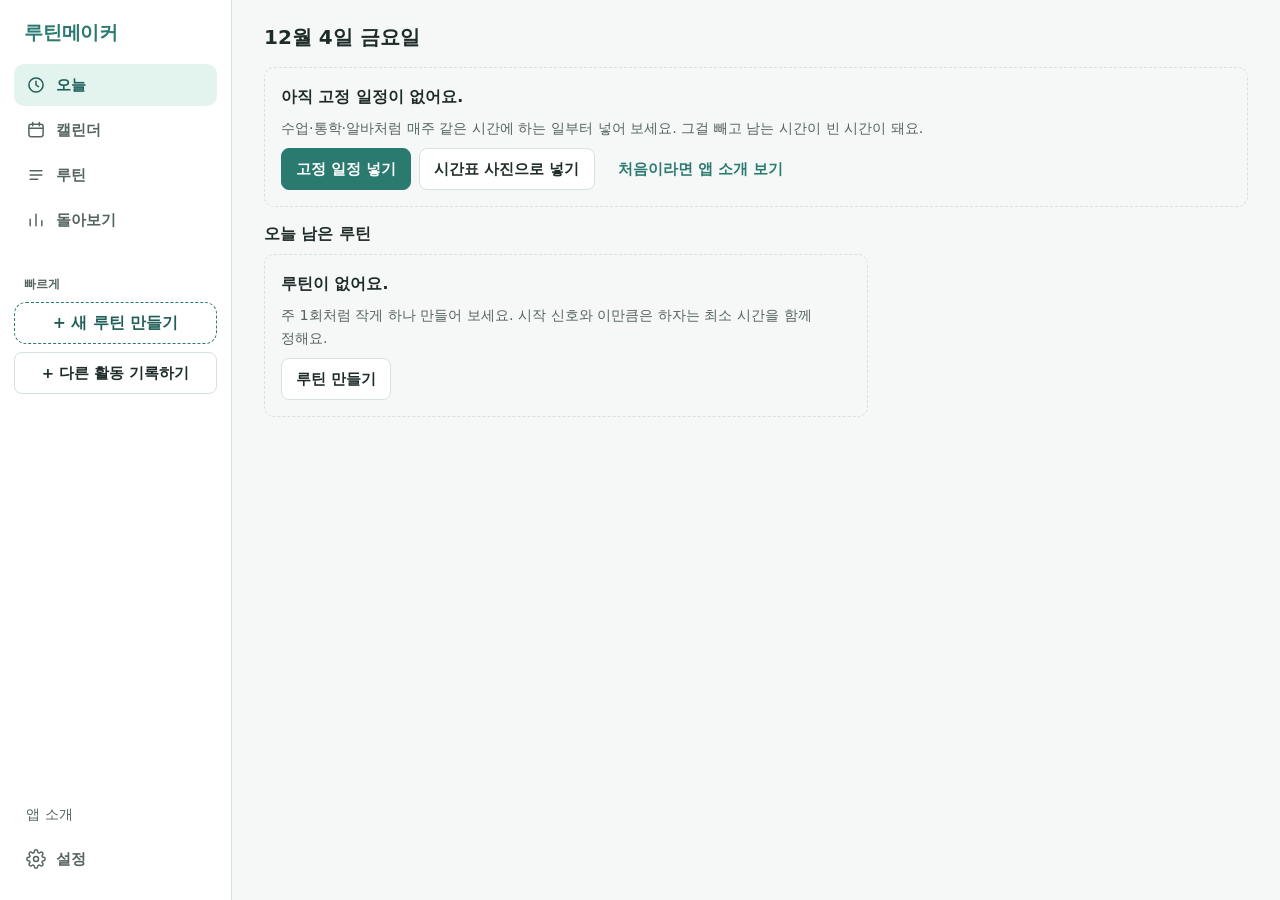
<file: index.html>
<!doctype html>
<html lang="ko">
<head>
<meta charset="utf-8">
<link rel="icon" type="image/svg+xml" href="favicon.svg">
<meta name="viewport" content="width=device-width, initial-scale=1">
<title>루틴메이커</title>
<meta name="description" content="실제로 걸리는 시간을 재서, 고정 일정 사이 빈 시간에 지킬 수 있는 루틴을 세우는 웹앱">
<meta name="color-scheme" content="light dark">
<link rel="stylesheet" href="style.css">
<script defer src="js/calc.js"></script>
<script defer src="js/store.js"></script>
<script defer src="js/sample.js"></script>
<script defer src="js/app.js"></script>
</head>
<body>
<a class="skip" href="#main" id="skipLink">본문으로 건너뛰기 (메뉴 지나가기)</a>

<!-- 상단 바: 앱 이름 + 탭. 스크롤해도 위에 붙어 있다 -->
<header class="topbar">
  <div class="topbar-inner">
    <div class="brand-row">
      <h1 class="brand">루틴메이커</h1>
      <a class="about" href="intro.html">앱 소개</a>
    </div>
    <nav class="tabs" role="tablist" aria-label="화면">
      <button type="button" role="tab" id="tab-today" aria-controls="panel-today" aria-selected="true"><svg class="tab-ic" viewBox="0 0 24 24" width="20" height="20" aria-hidden="true" fill="none" stroke="currentColor" stroke-width="1.8" stroke-linecap="round" stroke-linejoin="round"><circle cx="12" cy="12" r="8.5"/><path d="M12 7.5V12l3 2"/></svg>오늘</button>
      <button type="button" role="tab" id="tab-calendar" aria-controls="panel-calendar" aria-selected="false" tabindex="-1"><svg class="tab-ic" viewBox="0 0 24 24" width="20" height="20" aria-hidden="true" fill="none" stroke="currentColor" stroke-width="1.8" stroke-linecap="round" stroke-linejoin="round"><rect x="3.5" y="5" width="17" height="15" rx="2.5"/><path d="M3.5 10h17M8 3v4M16 3v4"/></svg>캘린더</button>
      <button type="button" role="tab" id="tab-routines" aria-controls="panel-routines" aria-selected="false" tabindex="-1"><svg class="tab-ic" viewBox="0 0 24 24" width="20" height="20" aria-hidden="true" fill="none" stroke="currentColor" stroke-width="1.8" stroke-linecap="round" stroke-linejoin="round"><path d="M5 7h14M5 12h14M5 17h9"/></svg>루틴</button>
      <button type="button" role="tab" id="tab-review" aria-controls="panel-review" aria-selected="false" tabindex="-1"><svg class="tab-ic" viewBox="0 0 24 24" width="20" height="20" aria-hidden="true" fill="none" stroke="currentColor" stroke-width="1.8" stroke-linecap="round" stroke-linejoin="round"><path d="M5 19V11M12 19V5M19 19v-6"/></svg>돌아보기</button>
    </nav>
    <!-- 설정: 탭 줄 맨 오른쪽 (데스크톱은 왼쪽 메뉴 맨 아래) -->
    <button type="button" class="icon-btn settings-btn" id="btnSettings" aria-label="설정" title="설정">
        <svg viewBox="0 0 24 24" width="20" height="20" aria-hidden="true" fill="none" stroke="currentColor" stroke-width="1.8" stroke-linecap="round" stroke-linejoin="round"><circle cx="12" cy="12" r="3"/><path d="M19.4 15a1.65 1.65 0 0 0 .33 1.82l.06.06a2 2 0 1 1-2.83 2.83l-.06-.06a1.65 1.65 0 0 0-1.82-.33 1.65 1.65 0 0 0-1 1.51V21a2 2 0 1 1-4 0v-.09A1.65 1.65 0 0 0 9 19.4a1.65 1.65 0 0 0-1.82.33l-.06.06a2 2 0 1 1-2.83-2.83l.06-.06A1.65 1.65 0 0 0 4.68 15a1.65 1.65 0 0 0-1.51-1H3a2 2 0 1 1 0-4h.09A1.65 1.65 0 0 0 4.6 9a1.65 1.65 0 0 0-.33-1.82l-.06-.06a2 2 0 1 1 2.83-2.83l.06.06A1.65 1.65 0 0 0 9 4.68a1.65 1.65 0 0 0 1-1.51V3a2 2 0 1 1 4 0v.09a1.65 1.65 0 0 0 1 1.51 1.65 1.65 0 0 0 1.82-.33l.06-.06a2 2 0 1 1 2.83 2.83l-.06.06A1.65 1.65 0 0 0 19.4 9a1.65 1.65 0 0 0 1.51 1H21a2 2 0 1 1 0 4h-.09a1.65 1.65 0 0 0-1.51 1z"/></svg>
      <span class="side-label">설정</span>
    </button>
    <!-- 넓은 화면(데스크톱)에서만: 왼쪽 메뉴의 상황 버튼과 빠른 버튼 -->
    <div class="side-extra">
      <div id="sideSit"></div>
      <p class="side-h">빠르게</p>
      <button type="button" class="new-btn" id="sideNewRoutine">+ 새 루틴 만들기</button>
      <button type="button" class="btn" id="sideOther">+ 다른 활동 기록하기</button>
    </div>
  </div>
</header>

<div class="wrap">
  <div id="status" class="status info" role="status" aria-live="polite"><strong>기록을 불러오는 중이에요</strong></div>

  <!-- 진행 중인 일: 어느 탭에서나 보인다 -->
  <section id="active" class="active" aria-labelledby="activeTitle" hidden>
    <p class="eyebrow" id="activeKind">하는 중</p>
    <h2 id="activeTitle" tabindex="-1"></h2>
    <p class="timer num" id="timer" aria-hidden="true">00:00</p>
    <p class="sr-only" id="timerLive" aria-live="polite"></p>
    <div class="progress" id="progress" aria-hidden="true"><span id="progressBar"></span><i id="progressMin" title="최소 시간" hidden></i></div>
    <p class="active-note" id="activeNote" hidden></p>
    <p class="meta" id="activeMeta"></p>
    <p class="meta" id="activeSteps" hidden></p>
    <div class="row" id="activeButtons">
      <button type="button" class="btn primary" id="btnFinish">끝냈어요</button>
      <button type="button" class="btn" id="btnAbandon">그만두기</button>
    </div>
    <div class="confirm" id="shortConfirm" hidden>
      <p id="shortText"></p>
      <div class="row">
        <button type="button" class="btn primary" id="btnShortNo">조금 더 하기</button>
        <button type="button" class="btn" id="btnShortYes">그래도 끝내기</button>
      </div>
    </div>
    <form id="finishForm" class="subform" hidden novalidate>
      <div class="field" id="finishAmountField">
        <label for="finishAmount" id="finishAmountLabel">오늘 몇 장 했어요?</label>
        <input id="finishAmount" inputmode="numeric" autocomplete="off" aria-describedby="finishAmountErr">
        <p class="err" id="finishAmountErr"></p>
      </div>
      <div class="field" id="finishActualField">
        <label for="finishActual">실제로 걸린 시간 (분)</label>
        <input id="finishActual" inputmode="numeric" autocomplete="off" aria-describedby="finishActualHint finishActualErr">
        <p class="hint" id="finishActualHint">타이머가 12시간 넘게 켜져 있었어요. 실제로 걸린 시간을 적어 주세요.</p>
        <p class="err" id="finishActualErr"></p>
      </div>
      <div class="row">
        <button type="submit" class="btn primary">기록 저장</button>
        <button type="button" class="btn" id="btnSkipAmount">분량은 모르겠어요</button>
        <button type="button" class="btn ghost" id="btnFinishBack">계속하기</button>
      </div>
    </form>
    <div class="confirm" id="abandonConfirm" hidden>
      <p id="abandonText">여기까지 한 시간을 ‘그만둔 일’로 남길까요? 그만둔 일은 횟수와 예상 비교에서 빠지고, 몇 번 그만뒀는지만 따로 세요. 잘못 시작했다면 기록 없이 지울 수 있어요.</p>
      <div class="row">
        <button type="button" class="btn primary" id="btnAbandonYes">그만둔 일로 남기기</button>
        <button type="button" class="btn" id="btnAbandonNo">계속하기</button>
        <button type="button" class="btn danger push-right" id="btnAbandonDiscard">기록 없이 지우기</button>
      </div>
    </div>
  </section>

  <main id="main">

    <!-- 오늘 -->
    <section id="panel-today" role="tabpanel" aria-labelledby="tab-today">
      <div id="todayDyn"></div>

      <!-- 다른 활동 기록하기: 오늘 탭의 버튼을 누르면 이 폼이 화면 위 창으로 옮겨져 열린다 -->
      <section class="card" aria-labelledby="taskH" hidden>
        <h2 id="taskH">다른 활동 기록하기</h2>
        <form id="taskForm" novalidate>
          <p class="sub">과제·발표 준비처럼 루틴이 아닌 일을 재거나, 이미 끝낸 일을 기록해요.</p>
          <div class="field">
            <label for="tName">할 일 이름</label>
            <input id="tName" autocomplete="off" placeholder="예: 자료구조 과제 3번" aria-describedby="tNameErr">
            <p class="err" id="tNameErr"></p>
          </div>
          <div class="grid2">
            <div class="field">
              <label for="tCategory">카테고리</label>
              <input id="tCategory" list="categoryList" autocomplete="off" value="과제" aria-describedby="tCategoryErr">
              <p class="err" id="tCategoryErr"></p>
            </div>
            <div class="field">
              <label for="tEstimate">예상 시간 (분)</label>
              <input id="tEstimate" inputmode="numeric" autocomplete="off" placeholder="60" aria-describedby="tEstimateErr">
              <p class="err" id="tEstimateErr"></p>
            </div>
          </div>
          <div id="tSteps"></div>
          <p class="hint" id="tHint" aria-live="polite"></p>
          <label class="check"><input type="checkbox" id="tManual"> 이미 끝낸 일이에요 (실제 시간 직접 입력)</label>
          <div class="grid2">
            <div class="field" id="tDayField" hidden>
              <label for="tDay">언제 했나요?</label>
              <select id="tDay"></select>
            </div>
            <div class="field" id="tActualField" hidden>
              <label for="tActual">실제로 걸린 시간 (분)</label>
              <input id="tActual" inputmode="numeric" autocomplete="off" placeholder="80" aria-describedby="tActualErr">
              <p class="err" id="tActualErr"></p>
            </div>
          </div>
          <p class="err" id="taskFormErr"></p>
          <div class="row"><button type="submit" class="btn primary" id="tSubmit">시작</button></div>
        </form>
      </section>
    </section>

    <!-- 캘린더: 주 보기(기본)·월 보기, 그리고 매주 반복되는 고정 일정 -->
    <section id="panel-calendar" role="tabpanel" aria-labelledby="tab-calendar" hidden>
      <div id="calendarDyn"></div>

      <!-- 고정 일정 넣기·고치기 폼: '+ 고정 일정 넣기'나 연필을 누르면 화면 위 창으로 옮겨져 열린다 -->
      <section class="card" aria-label="고정 일정 넣기" hidden>
        <form id="blockForm" novalidate>
          <div class="grid2">
            <div class="field">
              <label for="bName">이름</label>
              <input id="bName" autocomplete="off" placeholder="예: 자료구조" aria-describedby="bNameErr">
              <p class="err" id="bNameErr"></p>
            </div>
            <div class="field">
              <label for="bKind">종류</label>
              <select id="bKind">
                <option>수업</option><option>통학</option><option>알바</option><option>기타</option>
              </select>
            </div>
          </div>
          <fieldset class="choice days" id="bDaysSet" aria-describedby="bDaysErr">
            <legend>요일</legend>
            <div class="daypick">
              <label><input type="checkbox" name="bDay" value="1"><span>월</span></label>
              <label><input type="checkbox" name="bDay" value="2"><span>화</span></label>
              <label><input type="checkbox" name="bDay" value="3"><span>수</span></label>
              <label><input type="checkbox" name="bDay" value="4"><span>목</span></label>
              <label><input type="checkbox" name="bDay" value="5"><span>금</span></label>
              <label><input type="checkbox" name="bDay" value="6"><span>토</span></label>
              <label><input type="checkbox" name="bDay" value="0"><span>일</span></label>
            </div>
            <p class="err" id="bDaysErr"></p>
          </fieldset>
          <div class="grid2">
            <div class="field">
              <label for="bStart">시작</label>
              <input type="time" id="bStart" aria-describedby="bStartErr">
              <p class="err" id="bStartErr"></p>
            </div>
            <div class="field">
              <label for="bEnd">끝</label>
              <input type="time" id="bEnd" aria-describedby="bEndErr">
              <p class="err" id="bEndErr"></p>
            </div>
          </div>
          <div class="row">
            <button type="submit" class="btn primary" id="bSubmit">고정 일정 넣기</button>
            <button type="button" class="btn ghost" id="bCancel" hidden>수정 취소</button>
            <button type="button" class="btn danger push-right" id="bDelete" hidden>고정 일정 지우기</button>
          </div>
          <div class="confirm" id="bDeleteConfirm" hidden>
            <p id="bDeleteText"></p>
            <div class="row">
              <button type="button" class="btn danger" id="bDeleteYes">지우기</button>
              <button type="button" class="btn" id="bDeleteNo">취소</button>
            </div>
          </div>
        </form>
      </section>

    </section>

    <!-- 루틴 -->
    <section id="panel-routines" role="tabpanel" aria-labelledby="tab-routines" hidden>
      <div id="routinesDyn"></div>

      <!-- 루틴 만들기·고치기 폼: 루틴 탭의 '새 루틴 만들기'나 연필을 누르면 화면 위 창으로 옮겨져 열린다.
           1 이름 → 2 종류 → 3 언제·얼마나 자주 → 4 시간·분량 순서로, 앞 단계를 정하면 다음 단계가 아래에 나타난다 -->
      <section class="card" aria-labelledby="routineFormH" hidden>
        <h2 id="routineFormH" tabindex="-1">새 루틴 만들기</h2>
        <form id="routineForm" class="stack-form" novalidate>
          <div class="field step" id="stepName">
            <label for="rName"><span class="step-n" aria-hidden="true">1</span> 무엇을 하나요?</label>
            <input id="rName" autocomplete="off" placeholder="예: 자료구조 복습" aria-describedby="rNameErr">
            <p class="err" id="rNameErr"></p>
            <fieldset class="color-pick">
              <legend>색 <span class="radio-sub">캘린더와 기록에서 이 루틴을 알아보는 색이에요</span></legend>
              <div class="swatches" id="rColorSwatches"></div>
            </fieldset>
          </div>

          <fieldset class="step kind-pick" id="stepKind" aria-describedby="rKindErr" hidden>
            <legend><span class="step-n" aria-hidden="true">2</span> 어떤 루틴인가요? <button type="button" class="help-btn" data-guide aria-label="루틴 종류 알아보기" title="루틴 종류 알아보기"><svg viewBox="0 0 24 24" width="18" height="18" aria-hidden="true" fill="none" stroke="currentColor" stroke-width="1.8" stroke-linecap="round" stroke-linejoin="round"><circle cx="12" cy="12" r="9.5"></circle><path d="M9.5 9.3a2.6 2.6 0 0 1 5 .9c0 1.8-2.5 2.3-2.5 3.8"></path><path d="M12 17.2h.01"></path></svg></button></legend>
            <div class="kind-cards">
              <label class="kind-card"><input type="radio" name="rKind" value="time">
                <span class="kc-title">시각 루틴</span><span class="kc-sub">정해진 시각에 해요 · 예: 22:00 영어 단어</span></label>
              <label class="kind-card"><input type="radio" name="rKind" value="situation">
                <span class="kc-title">상황 루틴</span><span class="kc-sub">어떤 상황이 되면 해요 · 예: 수업 끝나면 복습</span></label>
              <label class="kind-card"><input type="radio" name="rKind" value="anytime">
                <span class="kc-title">아무 때나 루틴</span><span class="kc-sub">빈 시간 아무 때나 해요 · 예: 스트레칭</span></label>
            </div>
            <p class="err" id="rKindErr"></p>
          </fieldset>

          <div class="step" id="stepDetail" hidden>
            <p class="step-label"><span class="step-n" aria-hidden="true">3</span> 언제, 얼마나 자주 하나요?</p>

            <div class="field" id="rTimeDetail" hidden>
              <label for="rAnchorTime">몇 시에 시작하나요?</label>
              <input type="time" id="rAnchorTime" aria-describedby="rAnchorErr">
            </div>

            <fieldset class="choice" id="rSitDetail" hidden aria-describedby="rAnchorErr">
              <legend>어떤 상황이 되면 하나요?</legend>
              <label class="radio"><input type="radio" name="rSit" value="block"> 고정 일정이 끝나면</label>
              <div class="field indent" id="rAnchorBlockField" hidden>
                <label for="rAnchorBlock" class="sr-only">어느 고정 일정이 끝나면</label>
                <select id="rAnchorBlock" aria-describedby="rAnchorErr"></select>
              </div>
              <label class="radio"><input type="radio" name="rSit" value="routine"> 다른 루틴을 끝내면</label>
              <div class="field indent" id="rAnchorRoutineField" hidden>
                <label for="rAnchorRoutine" class="sr-only">어느 루틴을 끝내면</label>
                <select id="rAnchorRoutine" aria-describedby="rAnchorErr"></select>
              </div>
              <label class="radio"><input type="radio" name="rSit" value="dayoff"> 쉬는 날이면 <span class="radio-sub">공휴일이나 고정 일정이 없는 날</span></label>
              <label class="radio"><input type="radio" name="rSit" value="situation"> 내가 알려 주는 상황이 되면</label>
              <div class="field indent" id="rAnchorSituationField" hidden>
                <label for="rAnchorSituation">상황 이름</label>
                <input id="rAnchorSituation" list="situationList" autocomplete="off" placeholder="예: 집 도착" aria-describedby="rAnchorSituationHint rAnchorErr">
                <datalist id="situationList"></datalist>
                <p class="hint" id="rAnchorSituationHint">오늘 탭에 이 이름의 버튼이 생겨요. 그 상황이 되면 눌러 주세요.</p>
              </div>
              <p class="hint">"수업 끝나면"처럼 방금 일어난 일에 붙이면 시작하기 쉬워요.</p>
            </fieldset>
            <p class="err" id="rAnchorErr"></p>

            <fieldset class="choice" id="rPerWeekField" aria-describedby="rDaysErr" hidden>
              <legend>얼마나 자주</legend>
              <label class="radio"><input type="radio" name="rFreq" value="days" checked> 요일을 정해요</label>
              <div class="indent" id="rDaysField">
                <div class="daypick">
                  <label><input type="checkbox" name="rDay" value="1"><span>월</span></label>
                  <label><input type="checkbox" name="rDay" value="2"><span>화</span></label>
                  <label><input type="checkbox" name="rDay" value="3"><span>수</span></label>
                  <label><input type="checkbox" name="rDay" value="4"><span>목</span></label>
                  <label><input type="checkbox" name="rDay" value="5"><span>금</span></label>
                  <label><input type="checkbox" name="rDay" value="6"><span>토</span></label>
                  <label><input type="checkbox" name="rDay" value="0"><span>일</span></label>
                </div>
                <div class="row quick-days">
                  <button type="button" class="btn small ghost" data-days="0,1,2,3,4,5,6">매일</button>
                  <button type="button" class="btn small ghost" data-days="1,2,3,4,5">평일</button>
                  <button type="button" class="btn small ghost" data-days="0,6">주말</button>
                </div>
                <p class="err" id="rDaysErr"></p>
              </div>
              <label class="radio"><input type="radio" name="rFreq" value="weekly"> 주 몇 번만 정해요 <span class="radio-sub">요일은 그때그때</span></label>
              <div class="field indent" id="rWeeklyField" hidden>
                <label for="rPerWeek" class="sr-only">주 몇 번</label>
                <select id="rPerWeek">
                  <option value="1">주 1회</option><option value="2">주 2회</option><option value="3" selected>주 3회</option>
                  <option value="4">주 4회</option><option value="5">주 5회</option><option value="6">주 6회</option>
                </select>
              </div>
              <p class="hint">연속 기록은 요일을 정하면 그 요일마다, 주 몇 번이면 주마다 세요. 한 번 놓쳐도 이어져요.</p>
            </fieldset>
            <div class="field" id="rEachField" hidden>
              <span class="field-label">얼마나 자주</span>
              <p class="each-note">상황이 올 때마다 해요</p>
            </div>
          </div>

          <div class="step" id="stepRest" hidden>
            <p class="step-label"><span class="step-n" aria-hidden="true">4</span> 얼마나 걸리나요?</p>
            <div class="grid2">
              <div class="field">
                <label for="rBase">기본 시간 (분)</label>
                <input id="rBase" inputmode="numeric" autocomplete="off" placeholder="45" aria-describedby="rBaseErr">
                <p class="err" id="rBaseErr"></p>
              </div>
              <div class="field">
                <label for="rMin">최소 시간 (분)</label>
                <input id="rMin" inputmode="numeric" autocomplete="off" placeholder="10" aria-describedby="rMinHint rMinErr">
                <p class="hint" id="rMinHint">이만큼은 해야 한 번으로 세요. 바쁜 날엔 여기까지만 해도 돼요. 늘 같은 분량인 루틴은 분량을 끝내면 세요.</p>
                <p class="err" id="rMinErr"></p>
              </div>
            </div>
            <div class="field">
              <label for="rCategory">카테고리</label>
              <input id="rCategory" list="categoryList" autocomplete="off" value="공부" aria-describedby="rCategoryErr">
              <p class="err" id="rCategoryErr"></p>
            </div>

            <fieldset class="choice" id="rMeasureSet">
              <legend>무엇으로 셀 수 있나요?</legend>
              <label class="radio"><input type="radio" name="rMeasure" value="fixed"> 늘 같은 분량이에요 <span class="radio-sub">예: 영어 단어 100개</span></label>
              <div class="grid2 indent" id="rFixedField" hidden>
                <div class="field">
                  <label for="rFixedAmount">분량</label>
                  <input id="rFixedAmount" inputmode="numeric" autocomplete="off" placeholder="100" aria-describedby="rFixedAmountErr">
                  <p class="err" id="rFixedAmountErr"></p>
                </div>
                <div class="field">
                  <label for="rFixedUnit">단위</label>
                  <input id="rFixedUnit" autocomplete="off" placeholder="개" aria-describedby="rFixedUnitErr">
                  <p class="err" id="rFixedUnitErr"></p>
                </div>
              </div>
              <label class="radio"><input type="radio" name="rMeasure" value="count" checked> 매번 달라요 <span class="radio-sub">예: 복습할 슬라이드 장수</span></label>
              <div class="field indent" id="rCountField">
                <label for="rCountUnit">단위</label>
                <input id="rCountUnit" autocomplete="off" value="장" aria-describedby="rCountUnitHint rCountUnitErr">
                <p class="hint" id="rCountUnitHint">끝낼 때 "오늘 몇 장 했어요?"라고 물어봐요.</p>
                <p class="err" id="rCountUnitErr"></p>
              </div>
              <label class="radio"><input type="radio" name="rMeasure" value="none"> 셀 수 없어요 <span class="radio-sub">예: 팀플 회의록 정리</span></label>
            </fieldset>

            <div class="row">
              <button type="submit" class="btn primary" id="rSubmit">루틴 만들기</button>
              <button type="button" class="btn ghost" id="rCancel" hidden>수정 취소</button>
              <button type="button" class="btn danger push-right" id="rDelete" hidden>루틴 지우기</button>
            </div>
            <div class="confirm" id="rDeleteConfirm" hidden>
              <p id="rDeleteText"></p>
              <div class="row">
                <button type="button" class="btn danger" id="rDeleteYes">지우기</button>
                <button type="button" class="btn" id="rDeleteNo">취소</button>
              </div>
            </div>
          </div>
        </form>
      </section>
    </section>

    <!-- 돌아보기 -->
    <section id="panel-review" role="tabpanel" aria-labelledby="tab-review" hidden>
      <div id="reviewDyn"></div>

    </section>
  </main>

  <datalist id="categoryList"></datalist>
</div>

<!-- 설정: 하루 설정 · 공휴일 설정 · 기록 관리 -->
<dialog id="settingsDialog" class="dialog" aria-labelledby="settingsTitle">
  <div class="dialog-head">
    <h2 id="settingsTitle">설정</h2>
    <button type="button" class="btn ghost small" id="settingsClose">닫기</button>
  </div>
  <div class="settings-body">
    <div id="settingsStatus" class="status" role="status" aria-live="polite"></div>
      <section class="set-sec" aria-labelledby="settingsH">
        <h2 id="settingsH">하루 설정</h2>
        <form id="settingsForm" novalidate>
          <div class="grid3">
            <div class="field">
              <label for="sDayStart">하루 시작</label>
              <input type="time" id="sDayStart" aria-describedby="sDayStartErr">
              <p class="err" id="sDayStartErr"></p>
            </div>
            <div class="field">
              <label for="sDayEnd">하루 끝</label>
              <input type="time" id="sDayEnd" aria-describedby="sDayEndErr">
              <p class="err" id="sDayEndErr"></p>
            </div>
            <div class="field">
              <label for="sBuffer">전환 시간 (분)</label>
              <input id="sBuffer" inputmode="numeric" autocomplete="off" aria-describedby="sBufferHint sBufferErr">
              <p class="err" id="sBufferErr"></p>
            </div>
          </div>
          <p class="hint" id="sBufferHint">전환 시간은 고정 일정 앞뒤로 이동·준비에 쓰는 시간이에요. 빈 시간에서 빼고 계산해요 (0~30분).</p>
          <p class="hint">하루 끝은 새벽 2시처럼 자정을 넘겨도 돼요(새벽 4시까지). 그때까지 한 일은 전날 한 일로 쳐요.</p>
          <div class="row"><button type="submit" class="btn">설정 저장</button></div>
        </form>
      </section>
      <section class="set-sec" aria-labelledby="holidayH">
        <h2 id="holidayH">공휴일 설정</h2>
        <form id="holidayForm" novalidate>
          <fieldset class="choice">
            <legend>공휴일에 쉬는 고정 일정</legend>
            <div class="row">
              <label class="check"><input type="checkbox" name="sHolidayOff" value="수업"> 수업</label>
              <label class="check"><input type="checkbox" name="sHolidayOff" value="통학"> 통학</label>
              <label class="check"><input type="checkbox" name="sHolidayOff" value="알바"> 알바</label>
              <label class="check"><input type="checkbox" name="sHolidayOff" value="기타"> 기타</label>
            </div>
            <p class="hint">고른 종류는 공휴일에 빼고 빈 시간을 계산해요.</p>
          </fieldset>
          <p class="hint" id="holidayInfo"></p>
          <div class="row"><button type="submit" class="btn">저장</button></div>
        </form>
      </section>
      <section class="set-sec" aria-labelledby="dataH">
        <h2 id="dataH">기록 관리</h2>
        <p class="sub">기록은 이 브라우저에만 저장되고 어디에도 보내지 않아요. (‘AI 추천받기’를 누르면 그 할 일의 이름과 카테고리가, ‘시간표 사진으로 넣기’를 하면 고른 사진 한 장이 AI로 가요. 서버에는 저장하지 않아요.) 기기를 바꾸거나 브라우저 데이터를 지우기 전에 내보내 두세요.</p>
        <div class="row">
          <button type="button" class="btn" id="btnExport">내보내기 (JSON 파일)</button>
          <button type="button" class="btn" id="btnImport">가져오기</button>
          <input type="file" id="fileImport" accept="application/json,.json" hidden>
          <button type="button" class="btn danger" id="btnClear">전체 삭제</button>
        </div>
        <div class="confirm" id="importConfirm" hidden>
          <p id="importConfirmText"></p>
          <div class="row">
            <button type="button" class="btn danger" id="btnImportYes">파일 내용으로 바꾸기</button>
            <button type="button" class="btn" id="btnImportNo">취소</button>
          </div>
        </div>
        <div class="confirm" id="clearConfirm" hidden>
          <p id="clearConfirmText"></p>
          <div class="row">
            <button type="button" class="btn danger" id="btnClearYes">모두 지우기</button>
            <button type="button" class="btn" id="btnClearNo">취소</button>
          </div>
        </div>
        <div id="sampleBox" class="sample" hidden>
          <p>처음이라 화면이 비어 있다면, 예시 데이터로 먼저 둘러볼 수 있어요. 대학생 한 명의 5주치 기록이에요.</p>
          <button type="button" class="btn" id="btnSample">예시 데이터로 둘러보기</button>
        </div>
      </section>
  </div>
</dialog>

<!-- 루티의 제안: 규칙 다듬기 -->
<dialog id="suggestDialog" class="dialog" aria-labelledby="suggestTitle">
  <div class="dialog-head">
    <h2 id="suggestTitle">루티의 제안</h2>
    <button type="button" class="btn ghost small" id="suggestClose">닫기</button>
  </div>
  <div id="suggestBody" class="suggest-body"></div>
</dialog>

<!-- 가이드: 활동 다섯 가지 -->
<dialog id="guideDialog" class="dialog guide" aria-labelledby="guideTitle">
  <div class="dialog-head">
    <h2 id="guideTitle">루틴은 세 가지예요</h2>
    <button type="button" class="btn ghost small" id="guideClose">닫기</button>
  </div>
  <div class="guide-body">
    <p class="sub">무엇이 시작 신호인지에 따라 나눠요. 수업·알바 같은 고정 일정은 캘린더 탭에, 반복하지 않는 일은 오늘 탭의 "다른 활동 기록하기"에 적어요.</p>
    <ul class="guide-list">
      <li class="g-time">
        <span class="g-mark" aria-hidden="true"></span>
        <div><h3>시각 루틴</h3>
          <p>정해진 시각이 시작 신호인 루틴. 주 몇 번 할지 정해요.</p>
          <p class="g-eg">예: 22:00이 되면 → 영어 단어 100개, 매일</p></div>
      </li>
      <li class="g-situation">
        <span class="g-mark" aria-hidden="true"></span>
        <div><h3>상황 루틴</h3>
          <p>어떤 상황이 시작 신호인 루틴. 상황이 올 때마다 하고, 상황이 생긴 날 중 실천한 날로 세요.</p>
          <ul class="g-sub">
            <li><strong>고정 일정이 끝나면</strong> · 수업 끝나면 → 복습</li>
            <li><strong>다른 루틴을 끝내면</strong> · 단어 외우고 나면 → 일기 3줄</li>
            <li><strong>쉬는 날이면</strong> · 공휴일이나 고정 일정이 없는 날 → 방 정리</li>
            <li><strong>내가 알려 주는 상황이 되면</strong> · 집 도착 → 정리 10분. 앱이 알 수 없는 상황은 오늘 탭의 상황 버튼으로 알려 주세요.</li>
          </ul></div>
      </li>
      <li class="g-anytime">
        <span class="g-mark" aria-hidden="true"></span>
        <div><h3>아무 때나 루틴</h3>
          <p>시작 신호 없이 빈 시간 아무 때나 하는 루틴. 주 몇 번 할지 정해요.</p>
          <p class="g-eg">예: 스트레칭 주 3회</p></div>
      </li>
    </ul>
    <p class="sub">모든 루틴에는 최소 시간이 있어요. 타이머가 최소 시간을 넘기면 한 번으로 세고, 그보다 짧게 끝내면 기록만 남아요. 늘 같은 분량인 루틴은 분량을 끝내면 세요.</p>
  </div>
</dialog>

<!-- 고치기 대화상자: 루틴·고정 일정 폼을 잠시 이 안으로 옮겨 와서 화면 위에 띄운다 -->
<!-- 고정 일정 편집: 캘린더의 '고정 일정 편집'을 누르면 열린다. 왼쪽 목록, 오른쪽(휴대폰은 고른 줄 아래) 고치기·넣기 -->
<dialog id="blocksDialog" class="dialog wide" aria-labelledby="blocksTitle">
  <div class="dialog-head">
    <h2 id="blocksTitle">고정 일정 편집</h2>
    <div class="row"><span class="sub" id="blocksCount"></span><button type="button" class="btn ghost small" id="blocksClose">닫기</button></div>
  </div>
  <div class="blocks-body">
    <div class="blocks-list" id="blocksList"></div>
    <div class="blocks-form" id="blocksFormHost"></div>
  </div>
</dialog>
<!-- 시간표 사진으로 고정 일정 넣기: 사진 고르기 → 읽는 중 → 확인하고 고치기 -->
<dialog id="ttDialog" class="dialog wide" aria-labelledby="ttTitle">
  <div class="dialog-head">
    <h2 id="ttTitle">시간표 사진으로 넣기</h2>
    <button type="button" class="btn ghost small" id="ttClose">닫기</button>
  </div>
  <div id="ttBody" class="tt-body"></div>
</dialog>
<dialog id="editDialog" class="dialog" aria-labelledby="editDialogTitle">
  <div class="dialog-head">
    <h2 id="editDialogTitle"></h2>
    <button type="button" class="btn ghost small" id="editDialogClose">닫기</button>
  </div>
  <div id="editDialogBody"></div>
</dialog>
<noscript><p class="noscript">이 앱은 자바스크립트가 켜져 있어야 동작해요.</p></noscript>
</body>
</html>
</file>
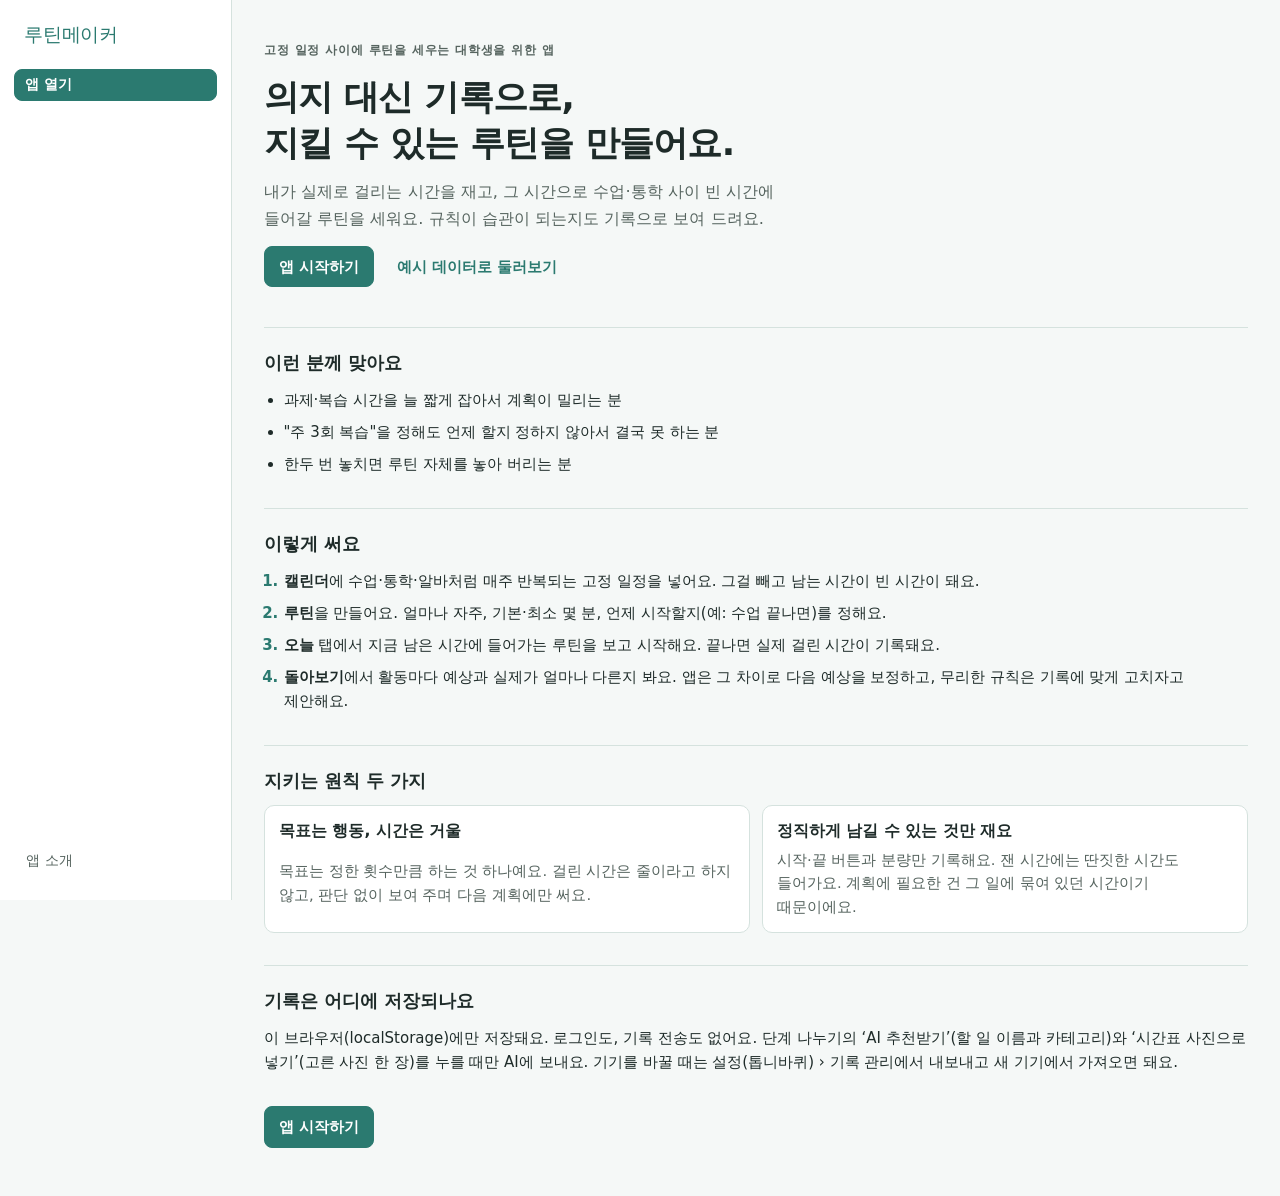
<file: intro.html>
<!doctype html>
<html lang="ko">
<head>
<meta charset="utf-8">
<link rel="icon" type="image/svg+xml" href="favicon.svg">
<meta name="viewport" content="width=device-width, initial-scale=1">
<title>루틴메이커 소개</title>
<meta name="description" content="의지 대신 기록으로, 지킬 수 있는 루틴을 만드는 웹앱 루틴메이커 소개">
<meta name="color-scheme" content="light dark">
<link rel="stylesheet" href="style.css">
</head>
<body>
<header class="topbar">
  <div class="topbar-inner">
    <div class="brand-row">
      <span class="brand">루틴메이커</span>
      <span class="about">앱 소개</span>
    </div>
    <a class="btn primary small" href="index.html">앱 열기</a>
  </div>
</header>

<main class="wrap intro">
  <section class="hero">
    <p class="eyebrow">고정 일정 사이에 루틴을 세우는 대학생을 위한 앱</p>
    <h1>의지 대신 기록으로,<br>지킬 수 있는 루틴을 만들어요.</h1>
    <p class="lead">내가 실제로 걸리는 시간을 재고, 그 시간으로 수업·통학 사이 빈 시간에 들어갈 루틴을 세워요. 규칙이 습관이 되는지도 기록으로 보여 드려요.</p>
    <div class="row">
      <a class="btn primary" href="index.html">앱 시작하기</a>
      <a class="btn ghost" href="index.html#sample">예시 데이터로 둘러보기</a>
    </div>
  </section>

  <section class="intro-sec" aria-labelledby="forH">
    <h2 id="forH">이런 분께 맞아요</h2>
    <ul class="ticks">
      <li>과제·복습 시간을 늘 짧게 잡아서 계획이 밀리는 분</li>
      <li>"주 3회 복습"을 정해도 언제 할지 정하지 않아서 결국 못 하는 분</li>
      <li>한두 번 놓치면 루틴 자체를 놓아 버리는 분</li>
    </ul>
  </section>

  <section class="intro-sec" aria-labelledby="howH">
    <h2 id="howH">이렇게 써요</h2>
    <ol class="steps">
      <li><strong>캘린더</strong>에 수업·통학·알바처럼 매주 반복되는 고정 일정을 넣어요. 그걸 빼고 남는 시간이 빈 시간이 돼요.</li>
      <li><strong>루틴</strong>을 만들어요. 얼마나 자주, 기본·최소 몇 분, 언제 시작할지(예: 수업 끝나면)를 정해요.</li>
      <li><strong>오늘</strong> 탭에서 지금 남은 시간에 들어가는 루틴을 보고 시작해요. 끝나면 실제 걸린 시간이 기록돼요.</li>
      <li><strong>돌아보기</strong>에서 활동마다 예상과 실제가 얼마나 다른지 봐요. 앱은 그 차이로 다음 예상을 보정하고, 무리한 규칙은 기록에 맞게 고치자고 제안해요.</li>
    </ol>
  </section>

  <section class="intro-sec" aria-labelledby="ruleH">
    <h2 id="ruleH">지키는 원칙 두 가지</h2>
    <div class="principles">
      <div>
        <h3>목표는 행동, 시간은 거울</h3>
        <p>목표는 정한 횟수만큼 하는 것 하나예요. 걸린 시간은 줄이라고 하지 않고, 판단 없이 보여 주며 다음 계획에만 써요.</p>
      </div>
      <div>
        <h3>정직하게 남길 수 있는 것만 재요</h3>
        <p>시작·끝 버튼과 분량만 기록해요. 잰 시간에는 딴짓한 시간도 들어가요. 계획에 필요한 건 그 일에 묶여 있던 시간이기 때문이에요.</p>
      </div>
    </div>
  </section>

  <section class="intro-sec" aria-labelledby="dataH">
    <h2 id="dataH">기록은 어디에 저장되나요</h2>
    <p>이 브라우저(localStorage)에만 저장돼요. 로그인도, 기록 전송도 없어요. 단계 나누기의 ‘AI 추천받기’(할 일 이름과 카테고리)와 ‘시간표 사진으로 넣기’(고른 사진 한 장)를 누를 때만 AI에 보내요. 기기를 바꿀 때는 설정(톱니바퀴) › 기록 관리에서 내보내고 새 기기에서 가져오면 돼요.</p>
  </section>

  <p><a class="btn primary" href="index.html">앱 시작하기</a></p>
</main>
</body>
</html>
</file>
<file: style.css>
/* 루틴메이커 — 한 줄 칼럼. 위에서부터: 상태 안내 → 하는 중 → 탭 → 탭 내용 */
/* 팔레트: 진한 청록(버튼·루틴) · 중간 청록(루틴 점) · 민트(빈 시간) · 크림(지금) · 회색(고정 일정) */
:root {
  --bg: #f5f8f7;
  --surface: #ffffff;
  --ink: #1e2b29;
  --muted: #56645f;
  --line: #d5e2de;
  --accent: #2b7a70;
  --accent-ink: #ffffff;
  --accent-soft: #e3f4ee;
  --teal-ink: #1f5f57;
  --teal-mid: #57a9a0;
  --mint: #afeed6;
  --cream: #fff5af;
  --cream-ink: #1e2b29;
  --block: #66706d;     /* 흰 글자 5.1:1 */
  --field: #7f8a87;     /* 입력칸·고르는 칸 경계: 흰 바탕 3.6:1, 연한 바탕 3.3:1 */
  --block-past: #c3cbc8;
  --chip: #e8edeb;
  --gap: var(--mint);
  --ok: #1f5f57;
  --warn: #8a5300;
  --high: #b42318;
  --ok-bg: #e3f4ee;
  --warn-bg: #fdf1dc;
  --high-bg: #fdecea;
  --focus: #2b7a70;
  --font: -apple-system, BlinkMacSystemFont, "Apple SD Gothic Neo", "Malgun Gothic", "Noto Sans KR", system-ui, sans-serif;
  --mono: ui-monospace, "SF Mono", "Cascadia Mono", Consolas, monospace;
  --radius: 10px;
  color-scheme: light;
}
@media (prefers-color-scheme: dark) {
  :root {
    --bg: #0f1715;
    --surface: #16211e;
    --ink: #e2eeea;
    --muted: #9db0aa;
    --line: #2a3a36;
    --accent: #6cc4b8;
    --accent-ink: #0b1a17;
    --accent-soft: #1b332e;
    --teal-ink: #8fd8cc;
    --teal-mid: #4f9d94;
    --mint: #1f4a40;
    --cream: #4a4420;
    --cream-ink: #f5efc8;
    --block: #6f7b78;
    --field: #6c7e79;
    --block-past: #3a4542;
    --chip: #22302c;
    --ok: #8fd8cc;
    --warn: #f0b862;
    --high: #ff8f85;
    --ok-bg: #1b332e;
    --warn-bg: #33270f;
    --high-bg: #3a1c1a;
    --focus: #6cc4b8;
    color-scheme: dark;
  }
}

* { box-sizing: border-box; }
html { -webkit-text-size-adjust: 100%; }
body {
  margin: 0;
  background: var(--bg);
  color: var(--ink);
  font-family: var(--font);
  font-size: 15px;
  line-height: 1.6;
  overflow-wrap: anywhere;
  word-break: keep-all;
}
.wrap { max-width: 680px; margin: 0 auto; padding: 0 16px; padding-block: 20px 48px; display: grid; gap: 20px; }
h1, h2, h3 { margin: 0; line-height: 1.35; text-wrap: balance; }
h1 { font-size: 1.45rem; letter-spacing: -0.01em; }
h2 { font-size: 1.1rem; }
h3 { font-size: 0.98rem; }
p { margin: 0; }
.num { font-family: var(--mono); font-variant-numeric: tabular-nums; }
.sub { color: var(--muted); font-size: 0.92rem; }
.hint { color: var(--muted); font-size: 0.85rem; }
.hint:empty, .err:empty { display: none; }
.eyebrow { font-size: 0.78rem; letter-spacing: 0.06em; color: var(--muted); font-weight: 600; }
.sr-only { position: absolute; width: 1px; height: 1px; overflow: hidden; clip: rect(0 0 0 0); clip-path: inset(50%); white-space: nowrap; }
/* 본문으로 건너뛰기: 평소엔 숨어 있다가 Tab으로 초점이 오면 화면 맨 위에 (스크롤 위치와 상관없이) */
.skip {
  position: fixed; left: 50%; top: -200px; transform: translateX(-50%); z-index: 30;
  max-width: calc(100vw - 32px); text-align: center;
  padding: 10px 16px; border-radius: 10px; background: var(--accent); color: var(--accent-ink);
  font-weight: 700; text-decoration: none; box-shadow: 0 6px 18px rgba(0, 0, 0, 0.2);
}
.skip:focus { top: 10px; }
.masthead { display: grid; gap: 2px; }
.tagline { color: var(--muted); font-size: 0.92rem; }
.foot { color: var(--muted); font-size: 0.8rem; padding-top: 8px; border-top: 1px solid var(--line); }
.noscript { padding: 16px; }

/* 버튼과 입력 */
button, input, select { font: inherit; color: inherit; }
.btn {
  cursor: pointer;
  border-radius: 8px;
  border: 1px solid var(--line);
  background: var(--surface);
  padding: 8px 14px;
  font-weight: 600;
  font-size: 0.92rem;
  min-height: 40px;
}
.btn:hover { border-color: var(--muted); }
.btn.primary { background: var(--accent); color: var(--accent-ink); border-color: var(--accent); }
.btn.primary:hover { filter: brightness(1.08); }
.btn.danger { color: var(--high); }
.btn.ghost { border-color: transparent; background: transparent; color: var(--accent); }
.btn.small { min-height: 32px; padding: 4px 10px; font-size: 0.85rem; }
.btn[disabled] { opacity: 0.5; cursor: not-allowed; }
:focus-visible { outline: 3px solid var(--focus); outline-offset: 2px; }
.row { display: flex; flex-wrap: wrap; gap: 8px; align-items: center; }

form { display: grid; gap: 14px; }
.field { display: grid; gap: 4px; min-width: 0; align-content: start; }
.field > label, legend { font-weight: 600; font-size: 0.9rem; }
.field input, .field select {
  width: 100%; min-width: 0;
  border: 1px solid var(--line);
  border-radius: 8px;
  padding: 8px 10px;
  background: var(--bg);
  min-height: 40px;
}
.field input[aria-invalid="true"], .field select[aria-invalid="true"], fieldset[aria-invalid="true"] { border-color: var(--high); box-shadow: 0 0 0 1px var(--high); }
.err { color: var(--high); font-size: 0.85rem; font-weight: 600; }
.grid2 { display: grid; grid-template-columns: 1fr 1fr; gap: 12px; }
.grid3 { display: grid; grid-template-columns: repeat(3, 1fr); gap: 12px; }
@media (max-width: 440px) {
  .grid2 { grid-template-columns: 1fr; }
  .grid3 { grid-template-columns: 1fr 1fr; }
}
fieldset.choice { border: 1px solid var(--line); border-radius: var(--radius); padding: 10px 12px 12px; margin: 0; display: grid; gap: 8px; min-width: 0; }
legend { padding: 0 4px; }
.legend-sub, .radio-sub { color: var(--muted); font-weight: 400; font-size: 0.85rem; }
.radio, .check { display: flex; flex-wrap: wrap; gap: 4px 8px; align-items: center; font-size: 0.92rem; cursor: pointer; }
.radio input, .check input { width: 18px; height: 18px; margin: 0; accent-color: var(--accent); }
.indent { padding-left: 26px; }
.daypick { display: flex; flex-wrap: wrap; gap: 6px; }
.daypick label { position: relative; }
.daypick input { position: absolute; opacity: 0; width: 100%; height: 100%; margin: 0; cursor: pointer; }
.daypick span {
  display: inline-grid; place-items: center;
  width: 40px; height: 40px; border-radius: 50%;
  border: 1px solid var(--field); background: var(--bg); font-weight: 600;
}
.daypick input:checked + span { background: var(--ink); color: var(--bg); border-color: var(--ink); }
.daypick input:focus-visible + span { outline: 3px solid var(--focus); outline-offset: 2px; }

/* 카드 */
.card { background: var(--surface); border: 1px solid var(--line); border-radius: var(--radius); padding: 16px; display: grid; gap: 12px; min-width: 0; }
.section { display: grid; gap: 10px; }
.section-head { display: flex; flex-wrap: wrap; gap: 4px 12px; align-items: baseline; justify-content: space-between; }
.empty { border: 1px dashed var(--line); border-radius: var(--radius); padding: 16px; display: grid; gap: 8px; justify-items: start; }
.empty strong { font-size: 0.98rem; }
.empty p { color: var(--muted); font-size: 0.9rem; }

/* 상태 안내 */
.status { border-radius: 8px; padding: 10px 14px; font-size: 0.92rem; display: grid; gap: 2px; }
.status:empty { display: none; }
.status.info { background: var(--accent-soft); }
.status.error { background: var(--high-bg); border-left: 4px solid var(--high); }
.status.loading strong::after { content: " …"; }

/* 하는 중 */
.active { background: var(--surface); border: 2px solid var(--accent); border-radius: var(--radius); padding: 16px; display: grid; gap: 10px; }
.timer { font-size: clamp(2.4rem, 12vw, 3.4rem); font-weight: 600; line-height: 1; letter-spacing: -0.02em; }
.progress { height: 8px; border-radius: 4px; background: var(--line); overflow: hidden; position: relative; }
.progress > span { position: absolute; inset: 0 auto 0 0; background: var(--accent); width: 0; }
.progress.over > span { background: var(--warn); }
/* 최소 시간 눈금: 넘기면 한 번으로 센다 */
.progress > i { position: absolute; top: -3px; bottom: -3px; width: 2px; margin-left: -1px; background: var(--ink); border-radius: 1px; }
.progress { overflow: visible; }
.progress > span { border-radius: 4px; }
.meta { color: var(--muted); font-size: 0.88rem; }
.subform, .confirm { border-top: 1px solid var(--line); padding-top: 12px; }
.confirm { display: grid; gap: 10px; }
.confirm p { font-size: 0.92rem; }
.card .confirm, .item .confirm { background: var(--high-bg); border: 0; border-radius: 8px; padding: 12px; }

/* 상단 바: 앱 이름 + 탭 */
.topbar { position: sticky; top: 0; z-index: 10; background: var(--surface); border-bottom: 1px solid var(--line); }
.topbar-inner { max-width: 680px; margin: 0 auto; padding: 0 16px; display: flex; flex-wrap: wrap; align-items: center; justify-content: space-between; gap: 0 16px; }
.brand-row { display: flex; align-items: baseline; gap: 10px; padding-block: 12px; }
.brand { font-size: 1.05rem; letter-spacing: -0.01em; color: var(--accent); }
.about { font-size: 0.82rem; color: var(--muted); }
.about:hover { color: var(--accent); }
.tabs { display: flex; gap: 2px; align-self: stretch; }
.tabs [role="tab"] {
  border: 0; background: transparent; cursor: pointer;
  padding: 0 12px; min-height: 48px;
  font-weight: 600; font-size: 0.95rem; color: var(--muted);
  border-bottom: 3px solid transparent; margin-bottom: -1px;
}
.tabs [role="tab"]:hover { color: var(--ink); }
.tabs [role="tab"][aria-selected="true"] { color: var(--ink); border-bottom-color: var(--accent); }
@media (max-width: 520px) {
  .brand-row { padding-block: 10px 0; }
  .tabs { flex: 1 1 0; min-width: 0; }
  .tabs [role="tab"] { flex: 1; padding: 0 4px; }
}
main { display: grid; gap: 20px; }
#todayDyn, #routinesDyn, #weekDyn, #reviewDyn { display: grid; gap: 16px; min-width: 0; }
[role="tabpanel"] { display: grid; gap: 20px; }
[hidden] { display: none !important; }

/* 오늘: 시간 막대 */
.day-head { display: grid; gap: 2px; }
.timeline { position: relative; height: 34px; border-radius: 6px; background: var(--line); overflow: hidden; }
.tl-block { position: absolute; top: 0; bottom: 0; background: var(--block); }
.tl-gap { position: absolute; top: 0; bottom: 0; background: var(--gap); }
.tl-gap.past, .tl-block.past { opacity: 0.4; }
.tl-now { position: absolute; top: -2px; bottom: -2px; width: 2px; background: var(--high); }
.tl-scale { display: flex; justify-content: space-between; color: var(--muted); font-size: 0.78rem; margin-top: 4px; }
.legend { display: flex; flex-wrap: wrap; gap: 4px 14px; color: var(--muted); font-size: 0.8rem; }
.legend span::before { content: ""; display: inline-block; width: 12px; height: 10px; border-radius: 2px; margin-right: 6px; vertical-align: -1px; }
.legend .lg-block::before { background: var(--block); }
.legend .lg-gap::before { background: var(--gap); }
.legend .lg-now::before { width: 2px; background: var(--high); }

ul.plain { list-style: none; margin: 0; padding: 0; display: grid; }
ul.plain > li { padding: 10px 0; border-bottom: 1px solid var(--line); }
ul.plain > li:last-child { border-bottom: 0; }
.gap-row { display: flex; flex-wrap: wrap; gap: 2px 12px; justify-content: space-between; align-items: baseline; }
.gap-row.past { color: var(--muted); }
.gap-row .when { font-weight: 600; }

/* 루틴 항목 */
.items { display: grid; gap: 10px; list-style: none; margin: 0; padding: 0; }
h4 { margin: 0; }
.item { background: var(--surface); border: 1px solid var(--line); border-radius: var(--radius); padding: 14px; display: grid; gap: 8px; min-width: 0; }
.item.flagged { border-left: 4px solid var(--warn); }
.item-head { display: flex; flex-wrap: wrap; gap: 4px 10px; align-items: baseline; justify-content: space-between; }
.item-name { font-weight: 700; font-size: 1rem; }
.rule { font-size: 0.92rem; }
.rule .arrow { color: var(--muted); margin: 0 4px; }
.facts { color: var(--muted); font-size: 0.86rem; display: grid; gap: 2px; }
.flag { font-size: 0.88rem; font-weight: 600; color: var(--warn); background: var(--warn-bg); border-radius: 6px; padding: 6px 10px; }
.pill { display: inline-block; font-size: 0.8rem; font-weight: 700; border-radius: 999px; padding: 2px 10px; border: 1px solid currentColor; white-space: nowrap; }
.pill.fits { color: var(--ok); background: var(--ok-bg); }
.pill.min { color: var(--warn); background: var(--warn-bg); }
.pill.tight, .pill.nogap { color: var(--high); background: var(--high-bg); }
.pill.neutral { color: var(--muted); }
.fit-line { display: flex; flex-wrap: wrap; gap: 4px 8px; align-items: center; font-size: 0.86rem; color: var(--muted); }
.panel { border-top: 1px solid var(--line); padding-top: 10px; }
.done-list li { color: var(--muted); font-size: 0.9rem; }

/* 지난 4주 */
.weeks { display: inline-flex; gap: 4px; align-items: center; }

/* 돌아보기 */
.obs { display: grid; gap: 4px; font-size: 0.9rem; }
.obs .label { font-size: 0.78rem; color: var(--muted); font-weight: 600; }
.chips { display: flex; gap: 6px; flex-wrap: wrap; }
.chips button { border-radius: 999px; padding: 4px 12px; font-size: 0.85rem; min-height: 32px; border: 1px solid var(--line); background: var(--surface); cursor: pointer; }
.chips button[aria-pressed="true"] { background: var(--ink); color: var(--bg); border-color: var(--ink); }
.rec { display: grid; grid-template-columns: 1fr auto; gap: 2px 12px; }
.rec-name { font-weight: 600; min-width: 0; }
.rec-times { font-family: var(--mono); font-size: 0.88rem; text-align: right; }
.rec-meta { color: var(--muted); font-size: 0.82rem; }
.rec-del { grid-column: 2; justify-self: end; }
.tag { font-size: 0.75rem; border: 1px solid var(--line); border-radius: 4px; padding: 0 5px; margin-left: 4px; white-space: nowrap; }
.lv-ok { color: var(--ok); } .lv-warn { color: var(--warn); } .lv-high { color: var(--high); }
.sample { border-top: 1px dashed var(--line); padding-top: 12px; display: grid; gap: 8px; justify-items: start; }
.sample p { color: var(--muted); font-size: 0.9rem; }

@media (prefers-reduced-motion: no-preference) {
  .progress > span { transition: width 0.6s linear; }
}

/* v2: 지금 카드, 제안 알림, 주별 막대 */
.now-card { border-color: var(--accent); }
.now-row { display: flex; flex-wrap: wrap; gap: 6px 12px; align-items: center; justify-content: space-between; }
.banner { display: flex; flex-wrap: wrap; gap: 8px 12px; align-items: center; justify-content: space-between; background: var(--accent-soft); border-radius: var(--radius); padding: 10px 14px; font-size: 0.92rem; }
li.suggest { display: grid; gap: 8px; }
.rec-del { display: inline-flex; gap: 2px; }
.rec .panel { grid-column: 1 / -1; }

/* 링크 모양 버튼, 건너뛰기 링크는 상단 바 위로 */
a.btn { display: inline-flex; align-items: center; text-decoration: none; color: inherit; }
a.btn.primary { color: var(--accent-ink); }
a.btn.ghost { color: var(--accent); }
.about { text-decoration: none; }

/* 소개 페이지 */
.intro { gap: 32px; }
.hero { display: grid; gap: 14px; padding-block: 16px 8px; }
.hero h1 { font-size: clamp(1.6rem, 6vw, 2.2rem); line-height: 1.3; letter-spacing: -0.02em; }
.lead { font-size: 1.02rem; color: var(--muted); max-width: 34em; }
.intro-sec { display: grid; gap: 12px; padding-top: 24px; border-top: 1px solid var(--line); }
.ticks, .steps { margin: 0; padding-left: 1.3em; display: grid; gap: 8px; }
.steps li::marker { font-weight: 700; color: var(--accent); }
.principles { display: grid; grid-template-columns: 1fr 1fr; gap: 12px; }
.principles > div { background: var(--surface); border: 1px solid var(--line); border-radius: var(--radius); padding: 14px; display: grid; gap: 6px; }
.principles p { color: var(--muted); font-size: 0.92rem; }
@media (max-width: 520px) { .principles { grid-template-columns: 1fr; } }

/* 고정 일정 종류별 색 (흰 글자와 대비 4.5:1 이상) */
.k-class { --k: #3d4745; }  /* 흰 글자 9:1 이상 */
.k-commute { --k: #66706d; } /* 흰 글자 5.1:1 (예전 #7d8784는 3.7:1) */
.k-work { --k: #a3aca9; --k-text: #1e2b29; }
.k-etc { --k: #c4ccc9; --k-text: #1e2b29; }
.tl-block { background: var(--block); }
.tl-block.past { background: var(--block-past); opacity: 1; }
.legend .lg-k::before { background: var(--k); }


/* 고치기 대화상자 */
.dialog {
  border: 0; border-radius: 12px; padding: 0;
  width: min(560px, calc(100vw - 32px)); max-height: calc(100vh - 48px);
  background: var(--surface); color: var(--ink);
  box-shadow: 0 20px 50px rgba(0, 0, 0, 0.25);
}
.dialog::backdrop { background: rgba(10, 14, 20, 0.5); }
.dialog-head {
  position: sticky; top: 0; z-index: 1;
  display: flex; justify-content: space-between; align-items: center; gap: 12px;
  padding: 12px 16px; background: var(--surface); border-bottom: 1px solid var(--line);
}
.dialog-head h2 { font-size: 1.02rem; white-space: nowrap; }
.dialog-head .row { flex-wrap: nowrap; min-width: 0; }
.dialog-head .row .sub { min-width: 0; text-align: right; line-height: 1.3; }
#editDialogBody { padding: 16px; }

/* 공휴일 */
.pill.holiday { color: var(--high); background: var(--high-bg); margin-left: 8px; vertical-align: 2px; }
.holiday-line { font-size: 0.86rem; color: var(--muted); }
.holiday-line .pill { margin-left: 0; }

/* 캘린더 */
.cal-head { display: flex; flex-wrap: wrap; align-items: center; justify-content: space-between; gap: 8px; }
.cal-head h2 { font-size: 1.1rem; }
table.cal { width: 100%; border-collapse: separate; border-spacing: 3px; table-layout: fixed; }
.cal th { font-size: 0.78rem; color: var(--muted); font-weight: 600; padding: 2px 0; }
.cal td { padding: 0; vertical-align: top; }
.cal-day {
  width: 100%; min-height: 64px; display: flex; flex-direction: column; align-items: flex-start; gap: 2px;
  padding: 4px 5px; border: 1px solid var(--line); border-radius: 6px; background: var(--surface);
  font: inherit; color: var(--ink); cursor: pointer; text-align: left; overflow: hidden;
}
.cal-day:hover { border-color: var(--muted); }
.cal-day.out { opacity: 0.45; }
.cal-day.today .cal-num { background: var(--ink); color: var(--bg); border-radius: 999px; padding: 0 6px; }
.cal-day.sel { border-color: var(--accent); box-shadow: 0 0 0 1px var(--accent); }
.cal-num { font-size: 0.85rem; font-weight: 700; line-height: 1.5; }
.cal-day.red .cal-num, .cal th.red { color: var(--high); }
.cal-day.today.red .cal-num { color: var(--bg); background: var(--high); }
.cal-hol { font-size: 0.68rem; color: var(--high); font-weight: 600; line-height: 1.25; width: 100%; overflow: hidden; text-overflow: ellipsis; white-space: nowrap; }
.cal-dots { font-size: 0.6rem; color: var(--accent); letter-spacing: 1px; margin-top: auto; }
.legend .lg-hol::before { background: var(--high); }
.legend .lg-dot::before { background: var(--accent); border-radius: 50%; width: 8px; height: 8px; }
@media (max-width: 440px) {
  .cal-day { min-height: 52px; padding: 3px; }
  .cal-hol { font-size: 0.6rem; }
}
.tabs [role="tab"] { white-space: nowrap; }
@media (max-width: 400px) { .tabs [role="tab"] { font-size: 0.84rem; padding: 0 2px; } }

/* ===== 오늘 화면 (새 배치) ===== */
.today-head { display: flex; align-items: flex-start; justify-content: space-between; gap: 12px; }
.today-head .day-head h2 { font-size: 1.25rem; }
.chip-btn {
  flex: none; min-height: 32px; padding: 0 12px; border: 0; border-radius: 999px;
  background: var(--cream); color: var(--cream-ink); font: inherit; font-size: 0.82rem; font-weight: 700; cursor: pointer;
}
.day-card { gap: 8px; padding: 14px 16px; }
.day-card h3 { font-size: 0.92rem; }
.tl-track { position: relative; padding-top: 14px; }
.tl-track .timeline { height: 26px; background: var(--chip); }
.tl-mark { position: absolute; top: 0; width: 10px; height: 10px; margin-left: -5px; border-radius: 50%; background: var(--accent); }
.tl-track .tl-now { top: 10px; bottom: -2px; width: 2px; background: var(--ink); }
.tl-ticks { position: relative; height: 1.2em; font-size: 0.72rem; color: var(--muted); }
.tl-ticks span { position: absolute; transform: translateX(-50%); white-space: nowrap; }
.tl-ticks span:first-child { transform: none; }
.legend .lg-block::before { background: var(--block); }
.legend .lg-gap::before { background: var(--mint); }
.legend .lg-mark::before { background: var(--accent); width: 9px; height: 9px; border-radius: 50%; }
.legend .lg-now::before { width: 2px; background: var(--ink); }
.tl-details summary { cursor: pointer; font-size: 0.85rem; color: var(--teal-ink); font-weight: 600; padding: 2px 0; }
.tl-details[open] summary { margin-bottom: 4px; }

.now-block { background: var(--cream); color: var(--cream-ink); border-radius: 12px; padding: 12px 14px; display: grid; gap: 8px; }
.now-head { font-size: 0.85rem; font-weight: 700; }
.now-row { display: flex; align-items: center; gap: 12px; }
.now-main { flex: 1; min-width: 0; display: grid; }
.now-name { font-size: 1.05rem; font-weight: 700; }
.now-meta { font-size: 0.8rem; opacity: 0.85; }
.start-btn { flex: none; min-height: 44px; padding: 0 18px; font-size: 1rem; border-radius: 10px; }
.now-foot { display: flex; flex-wrap: wrap; align-items: center; justify-content: space-between; gap: 6px; }
.now-block .sub { color: inherit; opacity: 0.85; }
.now-block .panel { border-top-color: rgba(0, 0, 0, 0.12); }
.link-btn { border: 0; background: none; padding: 4px 0; font: inherit; font-size: 0.85rem; font-weight: 600; color: var(--teal-ink); cursor: pointer; }
.now-block .link-btn { color: inherit; text-decoration: underline; text-underline-offset: 3px; }

.dot { flex: none; width: 12px; height: 12px; border-radius: 50%; }
.dot.routine { background: var(--accent); }
.dot.routine-soft { background: var(--teal-mid); }

.fit-chip { display: inline-flex; align-items: center; padding: 1px 10px; border-radius: 999px; font-size: 0.78rem; font-weight: 700; background: var(--surface); color: var(--teal-ink); }
.fit-chip.min { color: var(--warn); }
.fit-chip.tight, .fit-chip.nogap { color: var(--high); }
.rrow .fit-chip { background: var(--accent-soft); }
.rrow .fit-chip.min { background: var(--warn-bg); }
.rrow .fit-chip.tight, .rrow .fit-chip.nogap { background: var(--high-bg); }

.other-btn {
  min-height: 44px; margin-top: -8px; border: 1.5px dashed var(--accent); border-radius: 10px;
  background: var(--surface); color: var(--teal-ink); font: inherit; font-size: 0.92rem; font-weight: 600; cursor: pointer;
}
.other-btn:hover { background: var(--accent-soft); }

.rlist { list-style: none; margin: 0; padding: 0; background: var(--surface); border: 1px solid var(--line); border-radius: 12px; }
.rrow { padding: 12px 14px; border-bottom: 1px solid var(--line); display: grid; gap: 8px; }
.rrow:last-child { border-bottom: 0; }
.rrow-line { display: flex; align-items: center; gap: 10px; }
.rrow-main { flex: 1; min-width: 0; display: grid; }
.rrow-name { font-size: 0.98rem; font-weight: 700; margin: 0; }
.rrow-note { font-size: 0.78rem; color: var(--warn); font-weight: 600; }
.fit-word { flex: none; font-size: 0.76rem; font-weight: 700; color: var(--teal-ink); }
.fit-word.min { color: var(--warn); }
.fit-word.tight, .fit-word.nogap { color: var(--high); }
.btn.outline { border-color: var(--accent); color: var(--teal-ink); }
@media (max-width: 400px) {
  .rrow-line { flex-wrap: wrap; }
  .rrow-main { flex-basis: calc(100% - 22px); }
  .rrow-line .fit-word { margin-left: 22px; margin-right: auto; }
}

.muted-h { color: var(--muted); font-size: 0.92rem; }

/* 루틴 종류: 호칭 태그, 입력칸 묶음, 상황 버튼, 가이드 */
.kind-h { font-size: 0.8rem; font-weight: 700; color: var(--teal-ink); margin-top: 6px; }
.kind-h:first-of-type { margin-top: 0; }
.field-label { font-weight: 600; font-size: 0.9rem; }
.each-note { min-height: 40px; display: flex; align-items: center; padding: 0 10px; border-radius: 8px; background: var(--accent-soft); color: var(--teal-ink); font-size: 0.9rem; font-weight: 600; }
.kind-tag { font-size: 0.72rem; font-weight: 700; border-radius: 999px; padding: 1px 8px; background: var(--accent-soft); color: var(--teal-ink); white-space: nowrap; }
.kind-tag.anytime { background: var(--chip); color: var(--muted); }
.kind-tag.situation { background: var(--cream); color: var(--cream-ink); }
.item-head .row { gap: 6px; }
.sit-btns { display: flex; flex-wrap: wrap; gap: 8px; }
.sit-btn { min-height: 40px; padding: 0 14px; border-radius: 999px; border: 1px solid var(--teal-mid); background: var(--surface); color: var(--teal-ink); font: inherit; font-size: 0.9rem; font-weight: 600; cursor: pointer; }
.sit-btn[aria-pressed="true"] { background: var(--accent); border-color: var(--accent); color: var(--accent-ink); }
.sit-time { font-weight: 400; opacity: 0.9; }
.guide-body { padding: 16px; display: grid; gap: 12px; }
.guide-list { list-style: none; margin: 0; padding: 0; display: grid; gap: 12px; }
.guide-list > li { display: flex; gap: 12px; align-items: flex-start; }
.guide-list h3 { font-size: 0.98rem; margin-bottom: 2px; }
.guide-list p { font-size: 0.9rem; }
.g-mark { flex: none; width: 14px; height: 14px; margin-top: 4px; }
.g-time .g-mark { border-radius: 50%; background: var(--accent); }
.g-situation .g-mark { border-radius: 50%; background: var(--teal-mid); }
.g-anytime .g-mark { border-radius: 50%; border: 2px solid var(--teal-mid); }
.g-eg { color: var(--muted); font-size: 0.82rem !important; }
.g-sub { margin: 6px 0 0; padding-left: 1.1em; display: grid; gap: 4px; font-size: 0.86rem; }
.span2 { grid-column: 1 / -1; }
.quick-days { gap: 4px; margin-top: 6px; }
#rDaysField { display: grid; gap: 2px; }

/* 아이콘 버튼(설정·연필), 설정 창 */
.icon-btn {
  display: inline-grid; place-items: center; width: 36px; height: 36px; padding: 0; flex: none;
  border: 0; border-radius: 8px; background: transparent; color: var(--muted); cursor: pointer;
}
.icon-btn:hover { background: var(--chip); color: var(--ink); }
.settings-btn { align-self: center; }
.brand-row { align-items: center; }
@media (min-width: 521px) { .brand-row { flex: 1; } }
.item-head .row { align-items: center; }
.item-head .icon-btn { width: 32px; height: 32px; margin: -4px -6px -4px 0; }
.rec-del .icon-btn { width: 32px; height: 32px; }
.push-right { margin-left: auto; }
.settings-body { padding: 16px; display: grid; gap: 18px; }
.settings-body .status:empty { display: none; }
.set-sec { display: grid; gap: 10px; padding-top: 16px; border-top: 1px solid var(--line); }
.set-sec:first-of-type { padding-top: 0; border-top: 0; }
.set-sec h2 { font-size: 1rem; }
@media (max-width: 520px) { .brand-row { flex-basis: 100%; } }
.dialog { max-width: calc(100vw - 32px); }
.settings-body .grid3 { grid-template-columns: repeat(3, minmax(0, 1fr)); }
@media (max-width: 440px) { .settings-body .grid3 { grid-template-columns: repeat(2, minmax(0, 1fr)); } }
.settings-body input[type="time"] { min-width: 0; width: 100%; }

/* 루티의 제안 */
.ruti { flex: none; }
.ruti-card { display: flex; align-items: center; gap: 12px; background: var(--surface); border: 1px solid var(--line); border-radius: 12px; padding: 12px 14px; }
.ruti-main { flex: 1; min-width: 0; display: grid; gap: 2px; }
.ruti-main h3 { font-size: 0.95rem; }
.suggest-body { padding: 16px; }
.suggest-list { list-style: none; margin: 0; padding: 0; display: grid; gap: 14px; }
.suggest-list > li { padding-bottom: 14px; border-bottom: 1px solid var(--line); display: grid; gap: 8px; }
.suggest-list > li:last-child { border-bottom: 0; padding-bottom: 0; }
.why summary { cursor: pointer; font-size: 0.82rem; color: var(--teal-ink); font-weight: 600; }
.why p { font-size: 0.85rem; color: var(--muted); margin-top: 4px; }
#suggestTitle { display: flex; align-items: center; gap: 8px; }

/* 루틴 만들기: 단계가 아래로 쌓이는 폼 */
.new-btn {
  min-height: 48px; border: 1.5px dashed var(--accent); border-radius: 12px; background: var(--surface);
  color: var(--teal-ink); font: inherit; font-size: 0.98rem; font-weight: 700; cursor: pointer;
}
.new-btn:hover { background: var(--accent-soft); }
.stack-form { gap: 18px; }
.step { display: grid; gap: 10px; }
.step-label, .step > legend, #stepName > label { font-weight: 700; font-size: 0.95rem; }
.step-n {
  display: inline-grid; place-items: center; width: 22px; height: 22px; margin-right: 6px; border-radius: 50%;
  background: var(--accent); color: var(--accent-ink); font-size: 0.78rem; font-weight: 700; vertical-align: 1px;
}
fieldset.step { border: 0; padding: 0; margin: 0; min-width: 0; }
.kind-cards { display: grid; gap: 8px; }
.kind-card {
  position: relative; display: grid; gap: 2px; padding: 12px 14px 12px 44px; border: 1px solid var(--line);
  border-radius: 10px; background: var(--surface); cursor: pointer;
}
.kind-card input { position: absolute; left: 14px; top: 15px; width: 18px; height: 18px; margin: 0; accent-color: var(--accent); }
.kind-card:has(input:checked) { border-color: var(--accent); box-shadow: 0 0 0 1px var(--accent); background: var(--accent-soft); }
.kc-title { font-weight: 700; }
.kc-sub { font-size: 0.84rem; color: var(--muted); }
#stepDetail, #stepRest { padding-top: 14px; border-top: 1px dashed var(--line); }

/* ---------- 루틴 색: 청록·회색과 겹치지 않는 8색. --rc 진한 색(점·칠한 칸), --rc-soft 옅은 바탕 ---------- */
.rc-blue { --rc: #3b6fe0; }
.rc-orange { --rc: #ee7a1f; }
.rc-purple { --rc: #8a54d4; }
.rc-pink { --rc: #db4a8c; }
.rc-lime { --rc: #5fa62a; }
.rc-sky { --rc: #1e9fd0; }
.rc-mustard { --rc: #c99a00; }
.rc-brown { --rc: #9b5a35; }
@media (prefers-color-scheme: dark) {
  .rc-blue { --rc: #6f97f0; }
  .rc-purple { --rc: #ad84ea; }
  .rc-pink { --rc: #ec7aae; }
  .rc-brown { --rc: #c3825a; }
}
[class*="rc-"] { --rc-soft: color-mix(in srgb, var(--rc) 16%, var(--surface)); }
.dot.rc { background: var(--rc); }
.tl-mark[class*="rc-"] { background: var(--rc); }
.rc-dot { flex: none; width: 12px; height: 12px; border-radius: 50%; background: var(--rc); }

/* 루틴 만들기 1단계: 색 고르기 */
.color-pick { border: 0; padding: 0; margin: 6px 0 0; min-width: 0; }
.color-pick legend { font-size: 0.85rem; font-weight: 600; padding: 0; margin-bottom: 6px; }
.swatches { display: flex; flex-wrap: wrap; gap: 6px; }
.sw { position: relative; display: grid; place-items: center; width: 36px; height: 36px; border-radius: 50%; cursor: pointer; }
.sw input { position: absolute; inset: 0; margin: 0; opacity: 0; cursor: pointer; }
.sw-dot { width: 26px; height: 26px; border-radius: 50%; background: var(--rc); }
.sw:has(input:checked) { box-shadow: 0 0 0 2px var(--surface), 0 0 0 4px var(--rc); }
.sw:has(input:focus-visible) { outline: 2px solid var(--focus); outline-offset: 4px; }

/* 루틴 탭: 카드 목록 */
.rcards { list-style: none; margin: 0; padding: 0; display: grid; gap: 10px; }
.rcard {
  width: 100%; display: grid; grid-template-columns: 12px minmax(0, 1fr) auto; gap: 10px; align-items: center; text-align: left;
  background: var(--surface); border: 1px solid var(--line); border-radius: 12px; padding: 12px 12px 12px 14px;
  font: inherit; color: inherit; cursor: pointer;
}
.rcard:hover { border-color: var(--muted); }
.rcard > .rc-dot { align-self: start; margin-top: 7px; }
.rcard-main { display: grid; gap: 6px; min-width: 0; }
.rcard-name { font-weight: 700; font-size: 1rem; }
/* 조건·빈도 칩 */
.rtags { display: flex; flex-wrap: wrap; gap: 6px; }
.rtag { display: inline-flex; align-items: center; gap: 4px; max-width: 100%; padding: 2px 8px; border-radius: 999px; border: 1px solid var(--line); background: var(--bg); font-size: 0.78rem; color: var(--muted); }
.rtag > svg { flex: none; }
.spill { display: inline-flex; align-items: center; gap: 3px; white-space: nowrap; padding: 2px 8px; border-radius: 999px; font-size: 0.78rem; font-weight: 700;
  background: var(--rc-soft); color: color-mix(in srgb, var(--rc) 45%, var(--ink)); }
.rrow-main > .rtags, .now-main > .rtags { margin-top: 4px; }
.tile-ic { display: inline-flex; align-items: center; gap: 3px; }
/* 칩이 붙어 줄이 길어져도 색 점은 이름 옆에 */
.rrow-line > .dot, .now-row > .dot { align-self: flex-start; margin-top: 0.5em; }
.rd-title > .rtags { margin-top: 6px; }
/* 이번 주: 막대 + 숫자 */
.rweek { display: flex; align-items: center; gap: 8px; }
.rweek .strip { margin-top: 0; }
.rweek-n { font-size: 0.78rem; color: var(--muted); font-variant-numeric: tabular-nums; }
/* 연속 배지: 새싹 + 숫자 + 단위 */
.sbadge { display: grid; justify-items: center; align-content: center; gap: 1px; min-width: 46px; padding: 6px 4px; border-radius: 12px; line-height: 1;
  background: var(--rc-soft); color: color-mix(in srgb, var(--rc) 45%, var(--ink)); }
.sbadge b { font-size: 1.02rem; }
.sbadge small { font-size: 0.7rem; font-weight: 700; }
.sbadge.zero { background: var(--chip); color: var(--muted); }
.strip { display: flex; gap: 3px; margin-top: 3px; }
.strip > span { width: 18px; height: 6px; border-radius: 2px; background: var(--chip); }
.strip .s-hit { background: var(--rc); }
.strip .s-now { background: var(--rc-soft); box-shadow: inset 0 0 0 1px var(--rc); }
.strip .s-off { opacity: 0.4; }

/* 루틴 상세 */
.back-btn {
  justify-self: start; display: inline-flex; align-items: center; gap: 4px; min-height: 40px; padding: 0 6px 0 0;
  border: 0; background: none; font: inherit; font-size: 0.92rem; font-weight: 700; color: var(--teal-ink); cursor: pointer;
}
.rd-head { display: grid; grid-template-columns: 40px minmax(0, 1fr) auto; gap: 12px; align-items: center; }
.rd-badge { width: 40px; height: 40px; border-radius: 12px; background: var(--rc); }
.rd-title { display: grid; min-width: 0; }
.rd-title h2 { font-size: 1.3rem; }
.rd-today { display: flex; align-items: center; justify-content: space-between; gap: 12px; }
.rd-today h3 { font-size: 1.02rem; }
.tiles { display: grid; grid-template-columns: repeat(3, minmax(0, 1fr)); gap: 8px; }
.tile { display: grid; background: var(--bg); border-radius: 10px; padding: 8px 10px; }
.tile span { font-size: 0.78rem; color: var(--muted); }
.tile b { font-size: 1.1rem; }
.tile.accent { background: var(--rc-soft); }
.rule-chips { display: flex; flex-wrap: wrap; align-items: center; gap: 8px; font-weight: 700; }
.rule-chips svg { color: var(--muted); }
.rchip { border: 1px solid var(--line); border-radius: 8px; padding: 2px 10px; background: var(--bg); }
.rchip.on { border-color: transparent; background: var(--rc-soft); }
.facts-dl { margin: 0; display: grid; grid-template-columns: 96px minmax(0, 1fr); row-gap: 6px; font-size: 0.92rem; }
.facts-dl dt { color: var(--muted); }
.facts-dl dd { margin: 0; }
.cc-grid { display: grid; grid-template-columns: repeat(7, minmax(0, 1fr)); gap: 4px; }
.cc-h { font-size: 0.72rem; font-weight: 600; color: var(--muted); text-align: center; }
.cc { height: 30px; border-radius: 6px; display: grid; place-items: center; font-size: 0.74rem; font-weight: 700; color: var(--muted); border: 1px solid var(--line); }
.cc.hit { background: var(--rc-fill, var(--rc)); border-color: var(--rc-fill, var(--rc)); color: var(--rc-on, #ffffff); }
.cc.idle { border-color: transparent; background: var(--bg); opacity: 0.55; }
.cc.today { box-shadow: inset 0 0 0 2px var(--rc); color: var(--ink); }
.cc.hit.today { color: var(--rc-on, #ffffff); box-shadow: inset 0 0 0 2px var(--ink); }
.legend .lg-hit::before { background: var(--rc); }
.legend .lg-today::before { background: transparent; box-shadow: inset 0 0 0 2px var(--rc); }
.legend .lg-idle::before { background: var(--chip); }
.tbars { position: relative; height: 96px; display: flex; align-items: flex-end; gap: 6px; border-bottom: 1px solid var(--line); margin-top: 6px; }
.tbars .tb { flex: 1; min-height: 2px; background: var(--rc); border-radius: 3px 3px 0 0; }
.tbars .tb.short { background: var(--rc-soft); box-shadow: inset 0 0 0 1px var(--rc); }
.tline { position: absolute; left: 0; right: 0; border-top: 1px dashed var(--ink); }
.tline.min { border-top-style: dotted; border-color: var(--muted); }
.tline em { position: absolute; right: 0; bottom: 1px; font-style: normal; font-size: 0.68rem; color: var(--muted); background: var(--surface); padding: 0 3px; }
.with-ruti { display: flex; align-items: center; gap: 8px; }
.link-row { display: flex; flex-wrap: wrap; align-items: center; gap: 6px; }
.link-row svg { color: var(--muted); }
.rlinks { display: flex; flex-wrap: wrap; gap: 8px; }
.rlink {
  display: inline-flex; align-items: center; gap: 6px; min-height: 36px; padding: 0 12px; border: 1px solid var(--line); border-radius: 999px;
  background: var(--surface); font: inherit; font-size: 0.9rem; font-weight: 600; color: inherit; cursor: pointer;
}
.rlink:hover { border-color: var(--rc); }
.rlink .rc-dot { width: 10px; height: 10px; }
.rd-recs > li { border-bottom: 1px solid var(--line); }
.rd-recs > li:last-child { border-bottom: 0; }
.rd-rec { display: grid; grid-template-columns: minmax(0, 1fr) auto auto; gap: 8px; align-items: center; min-height: 44px; font-size: 0.92rem; }
.name-link { border: 0; background: none; padding: 0; font: inherit; font-weight: inherit; color: inherit; text-align: left; cursor: pointer; text-decoration: underline; text-decoration-color: var(--line); text-underline-offset: 3px; }
.name-link:hover { text-decoration-color: currentColor; }
.now-name.name-link { font-size: 1.05rem; font-weight: 700; }

/* ---------- 캘린더: 주 보기(기본)·월 보기 ---------- */
.view-toggle { display: inline-flex; background: var(--chip); border-radius: 10px; padding: 3px; }
.view-toggle button { min-height: 34px; padding: 0 14px; border: 0; border-radius: 8px; background: none; font: inherit; font-size: 0.9rem; color: var(--muted); cursor: pointer; }
.view-toggle [aria-pressed="true"] { background: var(--surface); color: var(--ink); font-weight: 700; box-shadow: 0 1px 2px rgba(0, 0, 0, 0.12); }
.cal-nav { display: flex; align-items: center; gap: 2px; }
.cal-nav h3 { font-size: 1rem; white-space: nowrap; }
.cal-dots { display: flex; gap: 2px; flex-wrap: wrap; }
.cal-dots i { width: 6px; height: 6px; border-radius: 50%; background: var(--rc); }
.cal-dots i.task, .dot.task { background: var(--teal-mid); }
.legend .lg-dot::before { background: #ee7a1f; }
.legend .lg-task::before { background: var(--teal-mid); border-radius: 50%; width: 8px; height: 8px; }

.wk { padding-inline: 8px; }
.wk .cal-head { padding-inline: 4px; }
.wk-grid { display: grid; grid-template-columns: 24px repeat(7, minmax(0, 1fr)); row-gap: 4px; }
.wk-day {
  display: grid; justify-items: center; padding: 2px 0; border: 0; border-radius: 8px; background: none;
  font: inherit; color: var(--muted); font-size: 0.72rem; cursor: pointer; min-height: 40px;
}
.wk-day b { font-size: 0.9rem; color: var(--ink); line-height: 1.5; min-width: 24px; border-radius: 999px; }
.wk-day.red b, .wk-day.red span { color: var(--high); }
.wk-day.today b { background: var(--ink); color: var(--bg); }
.wk-day.today.red b { background: var(--high); color: var(--bg); }
.wk-day.sel { background: var(--accent-soft); }
.wk-allday-h { font-size: 0.62rem; color: var(--muted); text-align: right; padding-right: 3px; align-self: center; }
.wk-lane { display: grid; gap: 2px; padding: 0 1px; align-content: start; min-height: 4px; }
.ev-all {
  min-height: 20px; padding: 0 3px; border: 1.5px dashed var(--rc); border-radius: 4px; background: var(--surface);
  font: inherit; font-size: 0.66rem; font-weight: 700; color: var(--ink); text-align: left; overflow: hidden; white-space: nowrap; cursor: pointer;
}
.wk-hours { position: relative; font-size: 0.64rem; color: var(--muted); }
.wk-hours span { position: absolute; right: 4px; }
.wk-col { position: relative; border-left: 1px solid var(--line); background-image: linear-gradient(to bottom, var(--line) 1px, transparent 1px); }
.wk-col.today { background-color: color-mix(in srgb, var(--cream) 45%, var(--surface)); }
.ev {
  position: absolute; left: 1px; right: 1px; display: block; overflow: hidden; padding: 1px 3px; margin: 0;
  border: 0; border-radius: 4px; font: inherit; font-size: 0.62rem; font-weight: 700; line-height: 1.2; text-align: left;
  color: var(--ink); cursor: pointer;
}
.ev span { display: block; overflow: hidden; white-space: nowrap; }
.ev.fixed { background: var(--k); color: var(--k-text, #fff); }
.ev.rec { left: 3px; right: 3px; background: var(--rc-soft); box-shadow: inset 0 0 0 1px var(--rc); }
.ev.rec.short { opacity: 0.6; }
.ev.rec.task { background: color-mix(in srgb, var(--teal-mid) 18%, var(--surface)); box-shadow: inset 0 0 0 1px var(--teal-mid); cursor: default; }
.ev.plan { left: 3px; right: 3px; background: var(--surface); border: 1.5px dashed var(--rc); }
.ev:hover { filter: brightness(1.05); z-index: 2; }
.wk-now { position: absolute; left: -2px; right: -2px; height: 0; border-top: 2px solid var(--ink); z-index: 3; pointer-events: none; }
.wk-now::before { content: ""; position: absolute; left: -3px; top: -5px; width: 8px; height: 8px; border-radius: 50%; background: var(--ink); }
.wk-legend .lg-rec::before { background: #fdeedd; box-shadow: inset 0 0 0 1px #ee7a1f; }
.wk-legend .lg-plan::before { background: transparent; border: 1.5px dashed var(--muted); }

/* 고정 일정 목록 */
.brow { display: grid; grid-template-columns: 12px minmax(0, 1fr) auto; gap: 10px; align-items: center; min-height: 48px; border-bottom: 1px solid var(--line); }
.brow:last-child { border-bottom: 0; }
.bsq { width: 12px; height: 12px; border-radius: 3px; background: var(--k); }
.bmain { min-width: 0; }
.bsig { display: block; font-size: 0.8rem; }

/* 새 루틴 만들기 2단계의 물음표: 루틴 종류 알아보기 */
.help-btn { display: inline-grid; place-items: center; width: 32px; height: 32px; margin-left: 2px; vertical-align: middle; border: 0; border-radius: 50%; background: none; color: var(--muted); cursor: pointer; }
.help-btn:hover { color: var(--teal-ink); background: var(--accent-soft); }
.all-done { font-weight: 700; color: var(--teal-ink); }

/* 오늘의 시간 막대: 한 루틴은 루틴 색, 시각 루틴의 할 차례는 옅은 루틴 색 + 점선 */
.tl-rec { position: absolute; top: 0; bottom: 0; background: var(--rc); }
.tl-plan { position: absolute; top: 3px; bottom: 3px; min-width: 4px; border-radius: 3px; background: var(--rc-soft); box-shadow: inset 0 0 0 1.5px var(--rc); }
.legend .lg-rec::before { background: #ee7a1f; }
.legend .lg-plan::before { background: #fdeedd; box-shadow: inset 0 0 0 1.5px #ee7a1f; }

/* 안내: 화면 아래에 잠깐 떴다 사라지는 알림 (오류는 제자리에 남음) */
.status.toast {
  position: fixed; left: 50%; bottom: 20px; transform: translateX(-50%); z-index: 20;
  width: min(520px, calc(100vw - 32px)); padding: 12px 40px 12px 16px; border-radius: 12px;
  background: var(--ink); color: var(--bg); box-shadow: 0 8px 24px rgba(0, 0, 0, 0.22);
}
.status.toast .btn { color: var(--ink); }
.toast-close {
  position: absolute; top: 6px; right: 6px; width: 32px; height: 32px; border: 0; border-radius: 8px;
  background: none; color: inherit; font-size: 1.2rem; line-height: 1; cursor: pointer; opacity: 0.8;
}
.toast-close:hover { opacity: 1; background: rgba(255, 255, 255, 0.12); }
@media (prefers-reduced-motion: no-preference) {
  .status.toast { animation: toast-in 0.18s ease-out; }
  @keyframes toast-in { from { opacity: 0; transform: translate(-50%, 8px); } to { opacity: 1; transform: translate(-50%, 0); } }
}
/* 하는 중: 최소·기본 시간을 채우면 짧게 */
.active-note { justify-self: start; margin: 0; padding: 3px 10px; border-radius: 999px; background: var(--accent-soft); color: var(--teal-ink); font-size: 0.85rem; font-weight: 700; }

/* ---------- 넓은 화면(데스크톱): 왼쪽 메뉴 + 여러 칸 ---------- */
.side-extra, .side-label, .tab-ic, .tl-label { display: none; }
.cols { display: grid; gap: 20px; min-width: 0; }
.col-main, .col-side { display: grid; gap: 20px; align-content: start; min-width: 0; }
.today-cols .col-side { display: none; }         /* 휴대폰에서는 오른쪽 칸(이번 주·제안)을 보이지 않음 */
.ws-row { display: grid; grid-template-columns: 10px minmax(0, 1fr) auto; gap: 10px; align-items: center; padding: 6px 0; }
.ws-row .rc-dot { width: 10px; height: 10px; }
.ws-main { display: grid; gap: 4px; min-width: 0; font-size: 0.9rem; font-weight: 600; }
.rcard.on { border: 1.5px solid var(--accent); background: var(--accent-soft); }

@media (min-width: 1024px) {
  body { display: grid; grid-template-columns: 232px minmax(0, 1fr); align-items: start; }
  .topbar { grid-column: 1; grid-row: 1; height: 100vh; border-bottom: 0; border-right: 1px solid var(--line); overflow-y: auto; }
  .topbar-inner { max-width: none; height: 100%; flex-direction: column; flex-wrap: nowrap; align-items: stretch; justify-content: flex-start; gap: 4px; padding: 20px 14px; }
  .brand-row { display: contents; }
  .brand { order: 0; margin: 0 0 14px 10px; font-size: 1.2rem; }
  .tabs { order: 1; flex-direction: column; gap: 4px; align-self: stretch; }
  .tabs [role="tab"] {
    flex: none; display: flex; align-items: center; gap: 10px; min-height: 42px; padding: 0 12px;
    border: 0; border-radius: 10px; font-size: 0.95rem; text-align: left;
  }
  .tabs [role="tab"]:hover { background: var(--chip); }
  .tabs [role="tab"][aria-selected="true"] { background: var(--accent-soft); color: var(--teal-ink); }
  .tab-ic { display: block; flex: none; }
  .side-extra { order: 2; display: flex; flex-direction: column; gap: 8px; margin-top: 10px; }
  .side-h { margin: 12px 0 0 10px; font-size: 0.78rem; font-weight: 700; color: var(--muted); }
  #sideSit .sit-btns { flex-direction: column; }
  #sideSit .sit-btn { justify-content: flex-start; text-align: left; }
  .side-extra .new-btn, .side-extra .btn { min-height: 42px; }
  .about { order: 3; margin-top: auto; padding: 8px 12px; font-size: 0.9rem; }
  .settings-btn { order: 4; display: flex; align-items: center; align-self: stretch; margin: 0; width: auto; height: auto; min-height: 42px; justify-content: flex-start; gap: 10px; padding: 0 12px; border-radius: 10px; }
  .side-label { display: inline; font-size: 0.95rem; font-weight: 600; }

  .wrap { grid-column: 2; grid-row: 1; max-width: 1240px; width: 100%; margin: 0; padding: 24px 32px 48px; }
  .cols { grid-template-columns: minmax(0, 1fr) 360px; align-items: start; }

  /* 오늘: 시간 막대를 크게, 칸에 이름 */
  .today-cols .col-side { display: grid; }
  .today-cols #btnOther, .today-cols .section:has(> #sitH) { display: none; }  /* 왼쪽 메뉴에 있음 */
  .day-card .tl-track .timeline { height: 44px; }
  .tl-label { display: block; padding: 0 6px; overflow: hidden; white-space: nowrap; font-size: 0.75rem; font-weight: 700; line-height: 44px; }
  .tl-block .tl-label { color: #ffffff; }
  .tl-plan .tl-label { line-height: 38px; color: var(--ink); }
  .today-head h2 { font-size: 1.5rem; }

  /* 캘린더: 주 보기 칸이 넓어지니 글자도 조금 크게 */
  .cal-cols { grid-template-columns: minmax(0, 1fr) 300px; }
  .ev { font-size: 0.72rem; }
  .wk-hours { font-size: 0.72rem; }
  .wk-grid { grid-template-columns: 40px repeat(7, minmax(0, 1fr)); }

  /* 루틴: 목록과 상세를 나란히 */
  .rt-cols { grid-template-columns: 320px minmax(0, 1fr); }
  .rt-list { display: grid; gap: 10px; align-content: start; position: sticky; top: 24px; }
  .rt-detail { display: grid; gap: 16px; min-width: 0; }
  .rd-cols { display: grid; grid-template-columns: minmax(0, 1fr) minmax(0, 1fr); gap: 16px; align-items: start; }
  .rd-col { display: grid; gap: 16px; min-width: 0; }
  .rd-status { display: grid; grid-template-columns: minmax(0, 1fr) minmax(0, 1.2fr); align-items: center; gap: 12px 20px; }
  .rd-status > .fit-line, .rd-status > .row, .rd-status > .panel { grid-column: 1 / -1; }
  .rd-title h2 { font-size: 1.5rem; }

  /* 돌아보기 기록: 한 줄에 이름 · 정보 · 시간 · 연필 */
  li.rec { grid-template-columns: minmax(140px, 1fr) minmax(0, 1.6fr) auto auto; align-items: center; gap: 4px 16px; }
  li.rec .rec-name { grid-column: 1; grid-row: 1; }
  li.rec .rec-meta { grid-column: 2; grid-row: 1; }
  li.rec .rec-times { grid-column: 3; grid-row: 1; }
  li.rec .rec-del { grid-column: 4; grid-row: 1; }
}

/* 돌아보기: 이번 주 돌아보기 */
.rv-head { display: grid; grid-template-columns: auto 1fr auto; align-items: center; gap: 8px; text-align: center; }
.rv-head h2 { font-size: 1.25rem; }
.rv-head .icon-btn[disabled] { opacity: 0.35; cursor: default; }
.kpis { display: grid; grid-template-columns: repeat(2, minmax(0, 1fr)); gap: 10px; }
.kpi { gap: 0; padding: 12px 14px; }
.kpi b { font-size: 1.3rem; line-height: 1.35; }
.kpi .kpi-note { font-size: 0.78rem; }
.kpi.accent { background: var(--rc-soft); border-color: transparent; }
.rv-table { width: 100%; border-collapse: collapse; font-size: 0.9rem; }
.rv-table th, .rv-table td { padding: 8px 6px; border-bottom: 1px solid var(--line); text-align: left; vertical-align: middle; }
.rv-table thead th { font-size: 0.78rem; font-weight: 600; color: var(--muted); }
.rv-table tbody th { font-weight: 600; }
.rv-table tbody th .rc-dot { display: inline-block; width: 10px; height: 10px; vertical-align: 0; }
.rv-table tr:last-child > * { border-bottom: 0; }
@media (max-width: 520px) { .rv-table td:nth-child(2) { display: none; } .rv-table thead th:nth-child(2) { display: none; } }
@media (min-width: 1024px) {
  .rv-head { grid-template-columns: auto auto auto 1fr; text-align: left; }
  .rv-head h2 { font-size: 1.5rem; }
  .kpis { grid-template-columns: repeat(4, minmax(0, 1fr)); }
  .kpi b { font-size: 1.6rem; }
  .rv-cols { grid-template-columns: minmax(0, 1fr) 380px; }
}

/* 예상과 실제: 판단의 근거, 시간 변경 구분선, 잠긴 예상 */
.now-reason { font-size: 0.82rem; opacity: 0.85; }
.rd-recs > li.rd-change {
  display: flex; flex-wrap: wrap; justify-content: space-between; gap: 2px 10px; padding: 8px 10px; margin: 6px 0;
  border: 1px dashed var(--teal-mid); border-radius: 8px; background: var(--accent-soft); font-size: 0.85rem; font-weight: 600; color: var(--teal-ink);
}
.tbars .tchange { flex: none; align-self: stretch; width: 0; border-left: 2px dashed var(--teal-ink); margin: 0 -2px; }
.locked { margin: 0; min-height: 44px; display: flex; align-items: center; flex-wrap: wrap; gap: 4px; font-weight: 600; }

/* 돌아보기: 예상과 실제 산점도 */
.scatter { width: 100%; max-width: 520px; height: auto; display: block; margin: 0 auto; }
.sc-grid { stroke: var(--line); stroke-width: 1; }
.sc-diag { stroke: var(--ink); stroke-width: 1.2; stroke-dasharray: 4 3; }
.sc-tick { font-size: 9px; fill: var(--muted); }
.sc-axis { font-size: 10px; font-weight: 700; fill: var(--muted); }
.sc-dot { fill: var(--rc); fill-opacity: 0.75; stroke: var(--surface); stroke-width: 0.8; }
.sc-dot.task { fill: var(--teal-mid); }
.gap-big { font-size: 1.05rem; }
.gap-big b { font-size: 1.35rem; }
.bt { display: grid; gap: 4px; padding: 10px 12px; border-radius: 10px; background: var(--accent-soft); }
.bt .label { font-size: 0.78rem; font-weight: 700; color: var(--teal-ink); }

/* 예상과 실제: 활동별 막대 (가운데 = 예상대로, 오른쪽 = 예상보다 오래) */
.bx-list { display: grid; gap: 2px; }
.bx-row, .bx-axis { display: grid; grid-template-columns: minmax(96px, 150px) minmax(0, 1fr) 76px; column-gap: 10px; align-items: center; }
.bx-row { padding: 6px 0; border-bottom: 1px solid var(--line); }
.bx-row:last-child { border-bottom: 0; }
.bx-row > .bx-sub { grid-column: 2 / -1; font-size: 0.78rem; color: var(--muted); }
.bx-row > .bx-detail { grid-column: 1 / -1; padding: 6px 0 12px; display: grid; gap: 8px; }
.bx-name { display: flex; align-items: center; gap: 6px; min-height: 36px; padding: 0; border: 0; background: none; font: inherit; font-size: 0.88rem; font-weight: 600; color: inherit; text-align: left; cursor: pointer; overflow: hidden; }
.bx-name > span:nth-child(2) { overflow: hidden; text-overflow: ellipsis; white-space: nowrap; }
.bx-name .sub { font-size: 0.72rem; font-weight: 400; white-space: nowrap; }
.bx-name.task .rc-dot, .bx-bar.task { --rc: var(--teal-mid); }
.bx-name .rc-dot { width: 10px; height: 10px; }
.bx-track { position: relative; height: 22px; background: var(--bg); border-radius: 4px; }
.bx-track > i { position: absolute; display: block; }
.bx-one { left: 50%; top: -3px; bottom: -3px; width: 0; border-left: 2px solid var(--ink); margin-left: -1px; z-index: 1; }
.bx-bar { top: 3px; bottom: 3px; background: var(--rc); border-radius: 0 4px 4px 0; }
.bx-bar.left { border-radius: 4px 0 0 4px; opacity: 0.75; }
.bx-val { text-align: right; font-size: 0.9rem; white-space: nowrap; }
.bx-axis { min-height: 18px; }
/* 휴대폰: 이름을 막대 위 한 줄로 올려 막대와 축 글자가 폭을 다 쓰게 */
@media (max-width: 520px) {
  .bx-row, .bx-axis { grid-template-columns: minmax(0, 1fr) 56px; column-gap: 8px; }
  .bx-row > .bx-name, .bx-row > .bx-sub { grid-column: 1 / -1; }
  .bx-row > .bx-name { min-height: 30px; }
  .bx-axis > span:first-child { display: none; }
}
.bx-dir > div { display: flex; justify-content: space-between; font-size: 0.7rem; color: var(--muted); }

/* 물음표로 펼치는 안내 */
.with-help { display: flex; align-items: center; gap: 2px; }
.help-box { padding: 10px 14px; border-radius: 10px; background: var(--bg); border: 1px solid var(--line); font-size: 0.86rem; }
.help-box ul { margin: 0; padding-left: 1.1em; display: grid; gap: 4px; }

/* 고정 일정 편집 창 */
.dialog.wide { width: min(860px, calc(100vw - 32px)); }
.blocks-body { display: grid; gap: 16px; padding: 16px; }
.blk-list { display: grid; gap: 8px; margin-bottom: 8px; }
.blk-item {
  width: 100%; display: grid; grid-template-columns: 12px minmax(0, 1fr); gap: 10px; align-items: center; text-align: left;
  padding: 10px 12px; border: 1px solid var(--line); border-radius: 10px; background: var(--surface); font: inherit; color: inherit; cursor: pointer;
}
.blk-item:hover { border-color: var(--muted); }
.blk-item.on { border: 1.5px solid var(--accent); background: var(--accent-soft); }
.blk-text { display: grid; min-width: 0; }
.blk-text .sub { font-size: 0.8rem; }
.blocks-edit { display: grid; gap: 12px; }
.blk-list .blocks-edit { padding: 12px; margin-top: 6px; border-radius: 10px; background: var(--bg); }
.blocks-form-head { display: grid; gap: 2px; }
.blocks-form-head h3 { font-size: 1.02rem; }
.new-btn.on { border-style: solid; background: var(--accent-soft); }
.cal-head .edit-blocks { display: inline-flex; align-items: center; gap: 6px; }
@media (min-width: 1024px) {
  .blocks-body { grid-template-columns: 280px minmax(0, 1fr); padding: 0; gap: 0; min-height: 460px; }
  .blocks-list { padding: 16px; border-right: 1px solid var(--line); background: var(--bg); display: flex; flex-direction: column; }
  .blocks-list .new-btn { margin-top: auto; }
  .blocks-form { padding: 20px 24px; }
  .cal-head .edit-blocks { margin-left: auto; }
}

/* 접근성: 루틴 색 위 글자색 (WCAG 4.5:1)
 * 흰 글자: 파랑 4.6 · 보라 4.9 · 갈색 5.4 / 진한 글자: 주황 5.2 · 연두 4.9 · 하늘 4.8 · 겨자 5.7
 * 분홍은 둘 다 모자라 칸을 조금 어둡게(85%) 하고 흰 글자 5.2 */
.rc-orange, .rc-lime, .rc-sky, .rc-mustard { --rc-on: #1e2b29; }
.rc-pink { --rc-fill: color-mix(in srgb, var(--rc) 85%, #000000); }
/* 입력칸·고르는 칸 경계 3:1 이상 */
.field input, .field select, .field textarea { border-color: var(--field); }
.kind-card { border-color: var(--field); }
.field input[aria-invalid="true"], .field select[aria-invalid="true"] { border-color: var(--high); }
@media (prefers-color-scheme: dark) {
  /* 어두운 화면의 루틴 색은 밝아서 어떤 색이든 진한 글자 */
  [class*="rc-"] { --rc-on: #0f1715; --rc-fill: var(--rc); }
}
.blocks-list .new-btn { width: 100%; }

/* 예상을 단계로 나누기 */
.step-box { display: grid; gap: 8px; }
.steps-open { display: flex; align-items: center; justify-content: center; gap: 6px; width: 100%; padding: 9px 12px; border: 1px dashed var(--accent); border-radius: 10px;
  background: none; color: var(--accent); font: inherit; font-size: 0.9rem; font-weight: 700; cursor: pointer; }
.steps-head { display: flex; justify-content: space-between; align-items: center; }
.steps-close, .steps-add { background: none; border: 0; padding: 4px 2px; font: inherit; font-size: 0.85rem; font-weight: 700; color: var(--accent); cursor: pointer; }
.steps-add { display: inline-flex; align-items: center; gap: 4px; justify-self: start; }
.steps-sug { display: grid; gap: 8px; padding: 10px 12px; border-radius: 10px; background: var(--accent-soft); font-size: 0.88rem; }
.steps-sug > span:first-child { display: flex; align-items: center; gap: 5px; font-weight: 700; }
.step-list { display: grid; gap: 6px; }
.step-row { display: grid; grid-template-columns: minmax(0, 1fr) 64px 32px; gap: 6px; align-items: center; }
.step-row input { width: 100%; min-width: 0; }
.step-del { display: grid; place-items: center; width: 32px; height: 32px; border: 0; border-radius: 8px; background: none; color: var(--muted); cursor: pointer; }
.step-del:hover { background: var(--chip); }
.steps-total { margin: 0; text-align: right; font-size: 0.88rem; color: var(--muted); }
.steps-total b { color: var(--ink); }
input.derived { background: var(--chip); color: var(--muted); }
.steps-ai-box { display: grid; gap: 4px; justify-items: start; padding-top: 8px; border-top: 1px solid var(--line); }
.steps-ai { display: inline-flex; align-items: center; gap: 6px; padding: 8px 14px; border: 1px solid var(--accent); border-radius: 10px; background: var(--accent-soft);
  color: var(--accent); font: inherit; font-size: 0.9rem; font-weight: 700; cursor: pointer; }
.steps-ai:disabled { opacity: 0.65; cursor: progress; }
.steps-ai-box .hint { margin: 0; }
.steps-ai-msg:empty { display: none; }
.steps-head .tag { margin-left: 6px; }

/* 시간표 사진으로 넣기 */
.tt-body { padding: 16px; display: grid; gap: 12px; }
.tt-body .row { margin-top: 4px; }
.tt-top { display: grid; gap: 10px; align-items: start; }
.tt-preview { max-width: 100%; max-height: 180px; justify-self: start; border-radius: 10px; border: 1px solid var(--line); }
.tt-busy { margin: 0; font-weight: 700; color: var(--accent); }
.tt-list { display: grid; gap: 10px; }
.tt-row { display: grid; gap: 8px; padding: 10px 12px; border: 1px solid var(--line); border-radius: 12px; background: var(--surface); }
.tt-row.dup { opacity: 0.7; }
.tt-line { display: flex; flex-wrap: wrap; align-items: center; gap: 8px; }
.tt-line .tt-name { flex: 1 1 140px; min-width: 0; }
.tt-line input[type="checkbox"] { width: 20px; height: 20px; flex: none; accent-color: var(--accent); }
.tt-row .err:empty { display: none; }
.tt-btn { display: flex; align-items: center; justify-content: center; gap: 6px; }
@media (min-width: 640px) { .tt-top { grid-template-columns: auto 1fr; } }
</file>
